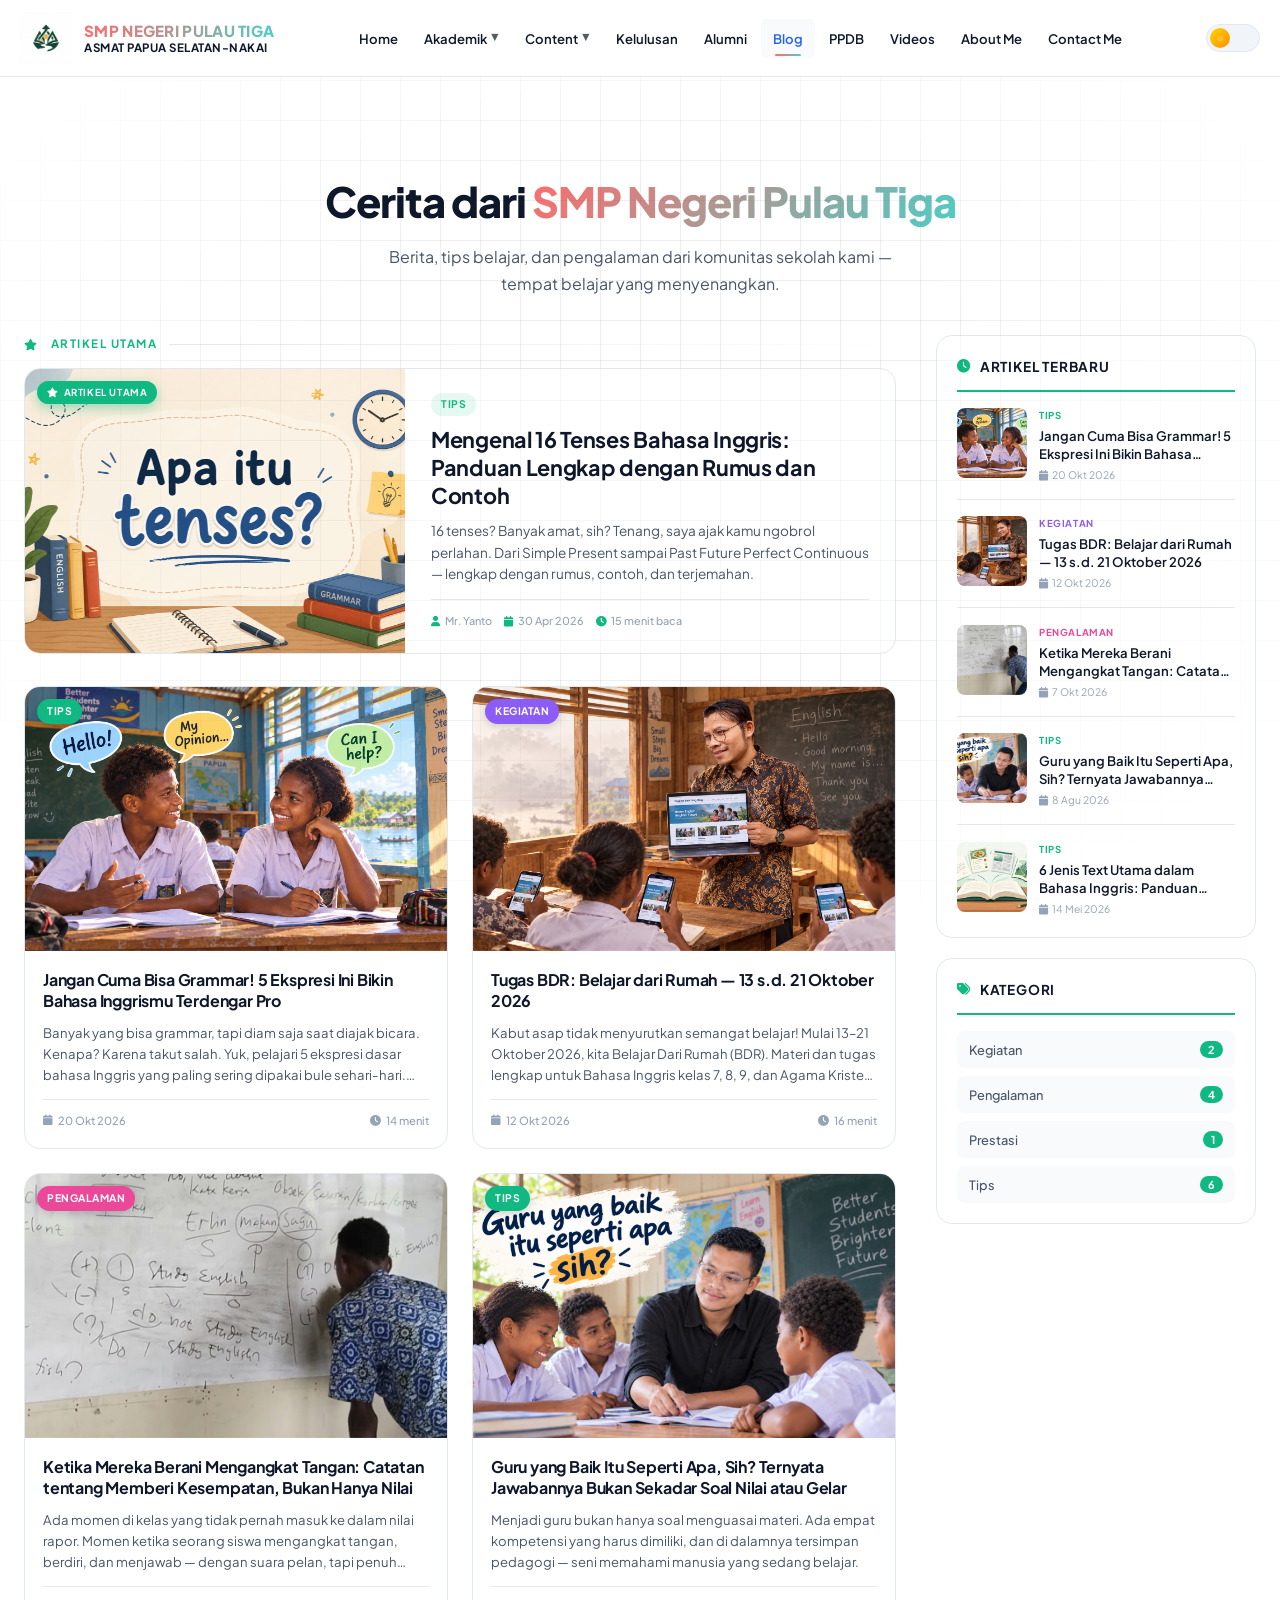
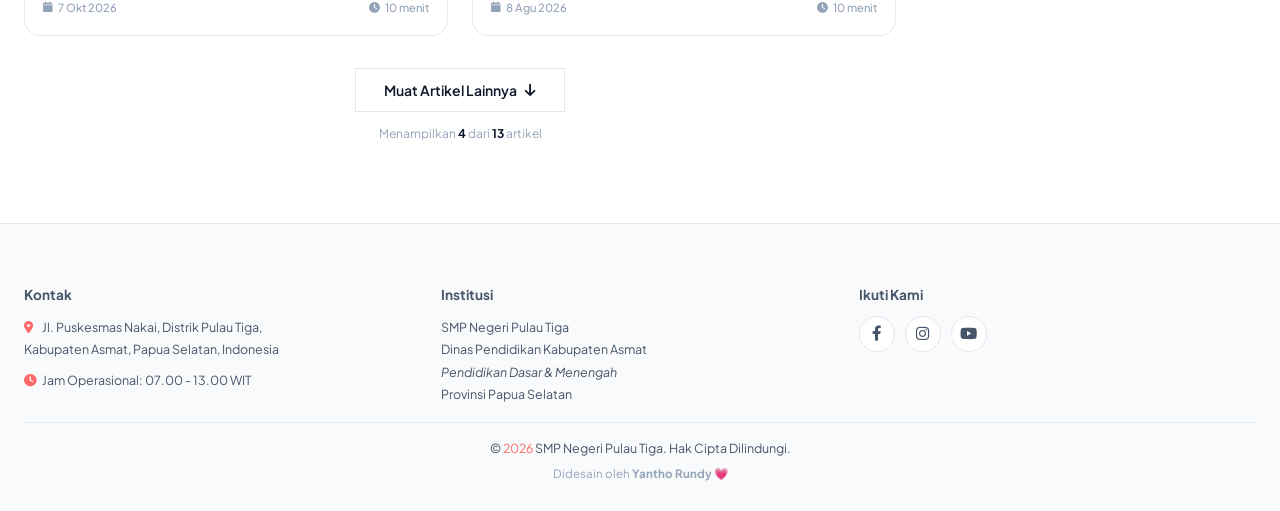
<file: blog.html>
<!DOCTYPE html>
<html lang="id" data-theme="light">

<head>
    <meta charset="UTF-8" />
    <meta name="viewport" content="width=device-width, initial-scale=1.0" />
    <title>Blog | SMP Negeri Pulau Tiga</title>
    <meta name="description"
        content="Berita, tips belajar, dan pengalaman dari SMP Negeri Pulau Tiga — tempat belajar yang menyenangkan." />
    <meta name="author" content="SMP Negeri Pulau Tiga" />
    <link rel="preconnect" href="https://fonts.googleapis.com" />
    <link rel="preconnect" href="https://fonts.gstatic.com" crossorigin />
    <link href="https://fonts.googleapis.com/css2?family=Plus+Jakarta+Sans:wght@300;400;500;600;700;800&display=swap"
        rel="stylesheet" />
    <link rel="stylesheet" href="https://cdnjs.cloudflare.com/ajax/libs/font-awesome/6.0.0-beta3/css/all.min.css" />
    <link rel="stylesheet" href="css/style.css" />

    <style>
        /* ============================================================
           HALAMAN BLOG — Layout Berita dengan Sidebar
           ============================================================ */

        :root {
            --emerald: #10b981;
            --emerald-dark: #059669;
            --emerald-soft: rgba(16, 185, 129, 0.10);
            --ease-smooth: cubic-bezier(0.4, 0, 0.2, 1);
            --ease-bounce: cubic-bezier(0.34, 1.56, 0.64, 1);
        }

        /* ---------- GARIS GRID HALUS ---------- */
        body {
            position: relative;
        }

        body::before {
            content: '';
            position: fixed;
            inset: 0;
            background-image:
                linear-gradient(to right, rgba(15, 23, 42, 0.035) 1px, transparent 1px),
                linear-gradient(to bottom, rgba(15, 23, 42, 0.035) 1px, transparent 1px);
            background-size: 40px 40px;
            pointer-events: none;
            z-index: 0;
            mask-image: radial-gradient(ellipse at center, black 40%, transparent 85%);
            -webkit-mask-image: radial-gradient(ellipse at center, black 40%, transparent 85%);
        }

        [data-theme="dark"] body::before {
            background-image:
                linear-gradient(to right, rgba(255, 255, 255, 0.03) 1px, transparent 1px),
                linear-gradient(to bottom, rgba(255, 255, 255, 0.03) 1px, transparent 1px);
        }

        .page-content,
        .navbar,
        .mobile-menu,
        footer {
            position: relative;
            z-index: 1;
        }

        /* ---------- HEADER HALAMAN ---------- */
        .blog-header {
            padding-top: 32px;
            padding-bottom: 30px;
            text-align: center;
        }

        .blog-header .section-label {
            display: inline-flex;
            align-items: center;
            gap: 8px;
            margin-bottom: 16px;
        }

        .blog-header .section-label::before,
        .blog-header .section-label::after {
            content: '';
            width: 24px;
            height: 1px;
            background: var(--border);
        }

        .blog-header .section-title {
            margin-bottom: 16px;
        }

        .blog-header .section-desc {
            margin: 0 auto;
        }

        /* ============================================================
           LAYOUT UTAMA — 2 KOLOM (Konten + Sidebar)
           ============================================================ */
        .blog-layout {
            display: grid;
            grid-template-columns: 1fr;
            gap: 32px;
            align-items: start;
            padding-top: 8px;
        }

        @media (min-width: 1024px) {
            .blog-layout {
                grid-template-columns: minmax(0, 1fr) 320px;
                gap: 40px;
            }
        }

        /* ============================================================
           KOLOM KIRI — Artikel Utama + Grid
           ============================================================ */
        .blog-main {
            min-width: 0;
        }

        /* ---------- BAGIAN ARTIKEL UTAMA ---------- */
        .featured-section {
            margin-bottom: 32px;
        }

        .featured-label {
            display: flex;
            align-items: center;
            gap: 12px;
            font-size: 0.72rem;
            font-weight: 700;
            color: var(--emerald);
            text-transform: uppercase;
            letter-spacing: 1.5px;
            margin-bottom: 14px;
        }

        .featured-label::after {
            content: '';
            flex: 1;
            height: 1px;
            background: linear-gradient(to right, var(--border), transparent);
        }

        .featured-card {
            display: grid;
            grid-template-columns: 1fr;
            background: var(--card-bg);
            border: 1px solid var(--border);
            border-radius: var(--radius);
            overflow: hidden;
            text-decoration: none;
            color: inherit;
            position: relative;

            transition:
                border-color 0.5s cubic-bezier(0.4, 0, 0.2, 1),
                box-shadow 0.5s cubic-bezier(0.4, 0, 0.2, 1),
                transform 0.5s cubic-bezier(0.34, 1.56, 0.64, 1);
            will-change: transform, box-shadow, border-color;
            transform: translateY(0);
            backface-visibility: hidden;
        }

        @media (min-width: 720px) {
            .featured-card {
                grid-template-columns: 340px 1fr;
                min-height: 260px;
            }
        }

        @media (min-width: 1024px) {
            .featured-card {
                grid-template-columns: 380px 1fr;
            }
        }

        .featured-card:hover {
            border-color: var(--emerald);
            box-shadow: 0 16px 40px rgba(16, 185, 129, 0.18);
            transform: translateY(-4px);
        }

        .featured-media {
            position: relative;
            background: var(--bg3);
            overflow: hidden;
            min-height: 220px;
            aspect-ratio: 16 / 10;
        }

        @media (min-width: 720px) {
            .featured-media {
                aspect-ratio: auto;
                height: 100%;
                min-height: 260px;
            }
        }

        .featured-media img {
            width: 100%;
            height: 100%;
            object-fit: cover;

            transition: transform 0.9s cubic-bezier(0.25, 0.46, 0.45, 0.94);
            will-change: transform;
            backface-visibility: hidden;
        }

        .featured-card:hover .featured-media img {
            transform: scale(1.06);
        }

        .featured-badge {
            position: absolute;
            top: 12px;
            left: 12px;
            display: inline-flex;
            align-items: center;
            gap: 5px;
            padding: 4px 10px;
            background: var(--emerald);
            color: #fff;
            border-radius: 99px;
            font-size: 0.6rem;
            font-weight: 700;
            letter-spacing: 0.6px;
            text-transform: uppercase;
            box-shadow: 0 4px 12px rgba(16, 185, 129, 0.4);
            z-index: 2;
        }

        .featured-body {
            padding: 20px 22px;
            display: flex;
            flex-direction: column;
            justify-content: center;
        }

        @media (min-width: 720px) {
            .featured-body {
                padding: 24px 26px;
            }
        }

        .featured-cat {
            display: inline-flex;
            align-self: flex-start;
            padding: 3px 10px;
            background: var(--emerald-soft);
            color: var(--emerald-dark);
            border-radius: 99px;
            font-size: 0.65rem;
            font-weight: 700;
            letter-spacing: 0.6px;
            text-transform: uppercase;
            margin-bottom: 10px;
        }

        .featured-title {
            font-size: clamp(1.1rem, 0.95rem + 0.6vw, 1.35rem);
            font-weight: 700;
            line-height: 1.3;
            letter-spacing: -0.3px;
            color: var(--text);
            margin-bottom: 10px;
            display: -webkit-box;
            -webkit-line-clamp: 3;
            line-clamp: 3;
            -webkit-box-orient: vertical;
            overflow: hidden;

            transition: color 0.4s cubic-bezier(0.4, 0, 0.2, 1);
        }

        .featured-card:hover .featured-title {
            color: var(--emerald-dark);
        }

        .featured-excerpt {
            font-size: 0.85rem;
            color: var(--text2);
            line-height: 1.6;
            margin-bottom: 14px;
            display: -webkit-box;
            -webkit-line-clamp: 3;
            line-clamp: 3;
            -webkit-box-orient: vertical;
            overflow: hidden;
        }

        .featured-meta {
            display: flex;
            flex-wrap: wrap;
            gap: 12px;
            font-size: 0.68rem;
            color: var(--text3);
            padding-top: 12px;
            border-top: 1px solid var(--border);
        }

        .featured-meta span {
            display: inline-flex;
            align-items: center;
            gap: 5px;
            font-weight: 500;
        }

        .featured-meta i {
            color: var(--emerald);
            font-size: 0.65rem;
        }

        /* ---------- GRID BLOG ---------- */
        .blog-grid {
            display: grid;
            grid-template-columns: 1fr;
            gap: 24px;
        }

        @media (min-width: 640px) {
            .blog-grid {
                grid-template-columns: repeat(2, 1fr);
            }
        }

        /* ---------- KARTU BLOG ---------- */
        .blog-card {
            display: flex;
            flex-direction: column;
            background: var(--card-bg);
            border: 1px solid var(--border);
            border-radius: var(--radius);
            overflow: hidden;
            text-decoration: none;
            color: inherit;
            position: relative;

            transition:
                transform 0.5s cubic-bezier(0.34, 1.56, 0.64, 1),
                box-shadow 0.5s cubic-bezier(0.4, 0, 0.2, 1),
                border-color 0.5s cubic-bezier(0.4, 0, 0.2, 1);
            will-change: transform, box-shadow, border-color;
            transform: translateY(0) scale(1);
            backface-visibility: hidden;
        }

        .blog-card:hover {
            transform: translateY(-6px) scale(1.005);
            box-shadow: 0 16px 40px rgba(15, 23, 42, 0.12);
            border-color: var(--emerald);
        }

        .blog-card-media {
            aspect-ratio: 16 / 10;
            background: var(--bg3);
            overflow: hidden;
            position: relative;
        }

        .blog-card-media img {
            width: 100%;
            height: 100%;
            object-fit: cover;
            display: block;

            transition: transform 0.8s cubic-bezier(0.25, 0.46, 0.45, 0.94);
            will-change: transform;
            backface-visibility: hidden;
        }

        .blog-card:hover .blog-card-media img {
            transform: scale(1.07);
        }

        .blog-card-cat {
            position: absolute;
            top: 12px;
            left: 12px;
            padding: 4px 10px;
            border-radius: 99px;
            font-size: 0.65rem;
            font-weight: 700;
            letter-spacing: 0.5px;
            text-transform: uppercase;
            color: #fff;
            box-shadow: 0 2px 8px rgba(15, 23, 42, 0.2);
            z-index: 2;
        }

        .blog-card-cat.berita {
            background: #3b82f6;
        }

        .blog-card-cat.acara {
            background: #f59e0b;
        }

        .blog-card-cat.prestasi {
            background: #ef4444;
        }

        .blog-card-cat.kegiatan {
            background: #8b5cf6;
        }

        .blog-card-cat.workshop {
            background: #06b6d4;
        }

        .blog-card-cat.tips {
            background: #10b981;
        }

        .blog-card-cat.pengalaman {
            background: #ec4899;
        }

        .blog-card-body {
            padding: 18px;
            display: flex;
            flex-direction: column;
            flex: 1;
        }

        .blog-card-title {
            font-size: 1rem;
            font-weight: 700;
            line-height: 1.35;
            letter-spacing: -0.2px;
            color: var(--text);
            margin-bottom: 10px;
            display: -webkit-box;
            -webkit-line-clamp: 2;
            line-clamp: 2;
            -webkit-box-orient: vertical;
            overflow: hidden;

            transition: color 0.4s cubic-bezier(0.4, 0, 0.2, 1);
        }

        .blog-card:hover .blog-card-title {
            color: var(--emerald-dark);
        }

        .blog-card-excerpt {
            font-size: 0.82rem;
            color: var(--text2);
            line-height: 1.6;
            margin-bottom: 14px;
            flex: 1;
            display: -webkit-box;
            -webkit-line-clamp: 3;
            line-clamp: 3;
            -webkit-box-orient: vertical;
            overflow: hidden;
        }

        .blog-card-footer {
            display: flex;
            align-items: center;
            justify-content: space-between;
            gap: 10px;
            padding-top: 12px;
            border-top: 1px solid var(--border);
            font-size: 0.7rem;
            color: var(--text3);
            font-weight: 500;
        }

        .blog-card-footer span {
            display: inline-flex;
            align-items: center;
            gap: 5px;
        }

        .blog-card-footer i {
            font-size: 0.68rem;
        }

        /* ============================================================
           KOLOM KANAN — SIDEBAR
           ============================================================ */
        .blog-sidebar {
            position: sticky;
            top: calc(var(--nav-h, 68px) + 24px);
            display: flex;
            flex-direction: column;
            gap: 20px;
        }

        @media (max-width: 1023px) {
            .blog-sidebar {
                position: static;
            }
        }

        .sidebar-panel {
            background: var(--card-bg);
            border: 1px solid var(--border);
            border-radius: var(--radius);
            padding: 20px;
        }

        .sidebar-title {
            display: flex;
            align-items: center;
            gap: 8px;
            font-size: 0.85rem;
            font-weight: 700;
            color: var(--text);
            margin-bottom: 16px;
            padding-bottom: 12px;
            border-bottom: 2px solid var(--emerald);
            text-transform: uppercase;
            letter-spacing: 0.8px;
        }

        .sidebar-title i {
            color: var(--emerald);
            font-size: 0.85rem;
        }

        /* ---------- ARTIKEL VERTIKAL (SIDEBAR) ---------- */
        .sidebar-articles {
            display: flex;
            flex-direction: column;
            gap: 16px;
        }

        .sidebar-article {
            display: flex;
            gap: 12px;
            padding-bottom: 16px;
            border-bottom: 1px solid var(--border);
            text-decoration: none;
            color: inherit;

            transition: transform 0.4s cubic-bezier(0.34, 1.56, 0.64, 1);
            will-change: transform;
        }

        .sidebar-article:last-child {
            border-bottom: none;
            padding-bottom: 0;
        }

        .sidebar-article:hover {
            transform: translateX(6px);
        }

        .sidebar-article-img {
            width: 70px;
            height: 70px;
            border-radius: 8px;
            overflow: hidden;
            flex-shrink: 0;
            background: var(--bg3);
            position: relative;
        }

        .sidebar-article-img img {
            width: 100%;
            height: 100%;
            object-fit: cover;

            transition: transform 0.7s cubic-bezier(0.25, 0.46, 0.45, 0.94);
            will-change: transform;
        }

        .sidebar-article:hover .sidebar-article-img img {
            transform: scale(1.1);
        }

        .sidebar-article-body {
            flex: 1;
            min-width: 0;
            display: flex;
            flex-direction: column;
            justify-content: center;
        }

        .sidebar-article-cat {
            font-size: 0.6rem;
            font-weight: 700;
            letter-spacing: 0.6px;
            text-transform: uppercase;
            color: var(--emerald);
            margin-bottom: 4px;
        }

        .sidebar-article-title {
            font-size: 0.82rem;
            font-weight: 600;
            line-height: 1.35;
            color: var(--text);
            margin-bottom: 4px;
            display: -webkit-box;
            -webkit-line-clamp: 2;
            line-clamp: 2;
            -webkit-box-orient: vertical;
            overflow: hidden;

            transition: color 0.4s cubic-bezier(0.4, 0, 0.2, 1);
        }

        .sidebar-article:hover .sidebar-article-title {
            color: var(--emerald-dark);
        }

        .sidebar-article-date {
            font-size: 0.65rem;
            color: var(--text3);
            display: inline-flex;
            align-items: center;
            gap: 4px;
        }

        /* ---------- SIDEBAR: DAFTAR KATEGORI ---------- */
        .sidebar-cats {
            display: flex;
            flex-direction: column;
            gap: 8px;
        }

        .sidebar-cat-item {
            display: flex;
            align-items: center;
            justify-content: space-between;
            padding: 10px 12px;
            background: var(--bg2);
            border-radius: 8px;
            text-decoration: none;
            color: var(--text2);
            font-size: 0.8rem;
            font-weight: 500;
            cursor: pointer;
            border: none;
            font-family: inherit;
            text-align: left;
            width: 100%;

            transition:
                background 0.4s cubic-bezier(0.4, 0, 0.2, 1),
                color 0.4s cubic-bezier(0.4, 0, 0.2, 1),
                transform 0.4s cubic-bezier(0.34, 1.56, 0.64, 1);
            will-change: transform, background, color;
        }

        .sidebar-cat-item:hover {
            background: var(--emerald-soft);
            color: var(--emerald-dark);
            transform: translateX(6px);
        }

        .sidebar-cat-item .cat-count {
            padding: 2px 8px;
            background: var(--emerald);
            color: #fff;
            border-radius: 99px;
            font-size: 0.68rem;
            font-weight: 700;
        }

        /* ---------- TOMBOL MUAT LEBIH BANYAK ---------- */
        .loadmore-wrap {
            text-align: center;
            margin-top: 32px;
        }

        .loadmore-btn {
            display: inline-flex;
            align-items: center;
            gap: 8px;
            padding: 12px 28px;
            background: var(--card-bg);
            border: 1.5px solid var(--border);
            border-radius: var(--radius-pill);
            color: var(--text);
            font-family: inherit;
            font-size: 0.875rem;
            font-weight: 600;
            cursor: pointer;

            transition:
                background 0.4s cubic-bezier(0.4, 0, 0.2, 1),
                color 0.4s cubic-bezier(0.4, 0, 0.2, 1),
                border-color 0.4s cubic-bezier(0.4, 0, 0.2, 1),
                transform 0.4s cubic-bezier(0.34, 1.56, 0.64, 1),
                box-shadow 0.4s cubic-bezier(0.4, 0, 0.2, 1);
            will-change: transform, box-shadow, background;
        }

        .loadmore-btn:hover {
            background: var(--emerald);
            color: #fff;
            border-color: var(--emerald);
            transform: translateY(-3px);
            box-shadow: 0 10px 24px rgba(16, 185, 129, 0.35);
        }

        .loadmore-btn:active {
            transform: translateY(-1px) scale(0.98);
        }

        .loadmore-btn:disabled {
            opacity: 0.5;
            cursor: not-allowed;
            transform: none;
        }

        .article-counter {
            display: block;
            margin-top: 12px;
            font-size: 0.75rem;
            color: var(--text3);
        }

        .article-counter strong {
            color: var(--text);
        }

        /* ---------- KONDISI KOSONG ---------- */
        .empty-state {
            grid-column: 1 / -1;
            text-align: center;
            padding: 80px 20px;
            background: var(--bg2);
            border-radius: var(--radius);
            border: 2px dashed var(--border);
        }

        .empty-state i {
            font-size: 3rem;
            color: var(--text3);
            margin-bottom: 16px;
            display: inline-block;
        }

        .empty-state h3 {
            font-size: 1.15rem;
            font-weight: 700;
            color: var(--text);
            margin-bottom: 8px;
        }

        .empty-state p {
            font-size: 0.875rem;
            color: var(--text2);
        }

        /* ---------- RESPONSIF ---------- */
        @media (max-width: 640px) {
            .blog-header {
                padding: 30px 0 40px;
            }

            .blog-grid {
                grid-template-columns: 1fr;
            }

            .featured-body {
                padding: 18px;
            }
        }

        /* ---------- REDUCED MOTION ---------- */
        @media (prefers-reduced-motion: reduce) {

            *,
            *::before,
            *::after {
                transition-duration: 0.01ms !important;
                animation-duration: 0.01ms !important;
                animation-iteration-count: 1 !important;
            }

            .blog-card:hover,
            .featured-card:hover {
                transform: none;
            }
        }
    </style>
</head>

<body>

    <div class="page-content">

        <!-- ============================================================
             HEADER HALAMAN
             ============================================================ -->
        <section class="blog-header">
            <div class="container">
                <h1 class="section-title">
                    Cerita dari <span class="gradient-text">SMP Negeri Pulau Tiga</span>
                </h1>
                <p class="section-desc" style="margin: 0 auto;">
                    Berita, tips belajar, dan pengalaman dari komunitas sekolah kami —
                    tempat belajar yang menyenangkan.
                </p>
            </div>
        </section>

        <!-- ============================================================
             LAYOUT (GRID + SIDEBAR)
             ============================================================ -->
        <section class="section" style="padding-top: 0;">
            <div class="container">

                <div class="blog-layout">

                    <!-- KIRI: Artikel Utama + Grid -->
                    <div class="blog-main">

                        <!-- Artikel Utama -->
                        <section class="featured-section" id="featuredSection" style="display:none;">
                            <div class="featured-label">
                                <i class="fas fa-star"></i>
                                Artikel Utama
                            </div>
                            <div id="featuredContent"></div>
                        </section>

                        <!-- Grid -->
                        <div class="blog-grid" id="blogGrid"></div>

                        <!-- Muat Lebih Banyak -->
                        <div class="loadmore-wrap" id="loadmoreWrap" style="display:none;">
                            <button class="loadmore-btn" id="loadmoreBtn" type="button">
                                <span>Muat Artikel Lainnya</span>
                                <i class="fas fa-arrow-down"></i>
                            </button>
                            <span class="article-counter" id="articleCounter"></span>
                        </div>

                    </div>

                    <!-- KANAN: Sidebar -->
                    <aside class="blog-sidebar">

                        <div class="sidebar-panel">
                            <h3 class="sidebar-title">
                                <i class="fas fa-clock"></i>
                                Artikel Terbaru
                            </h3>
                            <div class="sidebar-articles" id="sidebarArticles"></div>
                        </div>

                        <div class="sidebar-panel">
                            <h3 class="sidebar-title">
                                <i class="fas fa-tags"></i>
                                Kategori
                            </h3>
                            <div class="sidebar-cats" id="sidebarCategories"></div>
                        </div>

                    </aside>

                </div>

            </div>
        </section>

        <!-- ===== FOOTER ===== -->
        <footer style="border-top: 1px solid var(--border); background: var(--bg2);">
            <div class="container">
                <div
                    style="display: grid; grid-template-columns: repeat(auto-fit, minmax(200px, 1fr)); gap: 20px; padding: 32px 0 16px; text-align: left;">

                    <div>
                        <h4 style="font-size: 0.85rem; font-weight: 700; margin-bottom: 10px;"
                            data-i18n="footer_contact">Kontak</h4>
                        <p style="font-size: 0.78rem; color: var(--text2); line-height: 1.8; margin: 0;">
                            <i class="fas fa-map-marker-alt" style="color: var(--c1); width: 16px;"></i>
                            Jl. Puskesmas Nakai, Distrik Pulau Tiga,<br />Kabupaten Asmat, Papua Selatan, Indonesia
                        </p>
                        <p style="font-size: 0.78rem; color: var(--text2); line-height: 1.8; margin: 8px 0 0;">
                            <i class="fas fa-clock" style="color: var(--c1); width: 16px;"></i>
                            Jam Operasional: 07.00 - 13.00 WIT
                        </p>
                    </div>

                    <div>
                        <h4 style="font-size: 0.85rem; font-weight: 700; margin-bottom: 10px;"
                            data-i18n="footer_institution">Institusi</h4>
                        <p style="font-size: 0.78rem; color: var(--text2); line-height: 1.8; margin: 0;">
                            SMP Negeri Pulau Tiga<br />
                            Dinas Pendidikan Kabupaten Asmat<br />
                            <em>Pendidikan Dasar &amp; Menengah</em><br />
                            Provinsi Papua Selatan
                        </p>
                    </div>

                    <div>
                        <h4 style="font-size: 0.85rem; font-weight: 700; margin-bottom: 10px;"
                            data-i18n="footer_follow">Ikuti Kami</h4>
                        <div style="display: flex; gap: 10px; margin-top: 4px;">

                            <a href="https://www.facebook.com/yantho.rundy6" target="_blank" rel="noopener noreferrer"
                                aria-label="Facebook"
                                style="display: inline-flex; align-items: center; justify-content: center; width: 36px; height: 36px; border-radius: 50%; background: var(--card-bg); border: 1px solid var(--border); color: var(--text2); text-decoration: none; font-size: 0.95rem; transition: all .25s ease;"
                                onmouseover="this.style.background='#1877F2';this.style.color='#fff';this.style.borderColor='#1877F2';this.style.transform='translateY(-2px)';"
                                onmouseout="this.style.background='var(--card-bg)';this.style.color='var(--text2)';this.style.borderColor='var(--border)';this.style.transform='translateY(0)';">
                                <i class="fab fa-facebook-f"></i>
                            </a>

                            <a href="#" target="_blank" rel="noopener noreferrer" aria-label="Instagram"
                                style="display: inline-flex; align-items: center; justify-content: center; width: 36px; height: 36px; border-radius: 50%; background: var(--card-bg); border: 1px solid var(--border); color: var(--text2); text-decoration: none; font-size: 0.95rem; transition: all .25s ease;"
                                onmouseover="this.style.background='#E4405F';this.style.color='#fff';this.style.borderColor='#E4405F';this.style.transform='translateY(-2px)';"
                                onmouseout="this.style.background='var(--card-bg)';this.style.color='var(--text2)';this.style.borderColor='var(--border)';this.style.transform='translateY(0)';">
                                <i class="fab fa-instagram"></i>
                            </a>

                            <a href="#" target="_blank" rel="noopener noreferrer" aria-label="YouTube"
                                style="display: inline-flex; align-items: center; justify-content: center; width: 36px; height: 36px; border-radius: 50%; background: var(--card-bg); border: 1px solid var(--border); color: var(--text2); text-decoration: none; font-size: 0.95rem; transition: all .25s ease;"
                                onmouseover="this.style.background='#FF0000';this.style.color='#fff';this.style.borderColor='#FF0000';this.style.transform='translateY(-2px)';"
                                onmouseout="this.style.background='var(--card-bg)';this.style.color='var(--text2)';this.style.borderColor='var(--border)';this.style.transform='translateY(0)';">
                                <i class="fab fa-youtube"></i>
                            </a>

                        </div>
                    </div>

                </div>

                <div style="border-top: 1px solid var(--border); padding-top: 16px; text-align: center;">
                    <p style="font-size: 0.78rem; color: var(--text2); margin: 0;">
                        © <span data-year>2026</span> SMP Negeri Pulau Tiga. Hak Cipta Dilindungi.
                    </p>
                    <p style="font-size: 0.72rem; margin-top: 6px; color: var(--text3);">
                        Didesain oleh
                        <a href="https://guru-kreatif.vercel.app/" target="_blank" rel="noopener noreferrer"
                            class="footer-credit-link">
                            <strong>Yantho Rundy</strong> 💗
                        </a>
                    </p>
                </div>
            </div>
        </footer>

    </div>

    <!-- ============================================================
         SCRIPT
         ============================================================ -->
    <script src="js/blog-data.js"></script>
    <script src="js/blog-page.js"></script>
    <script src="js/main.js" defer></script>
    <script src="js/navbar.js" defer></script>

</body>

</html>
</file>
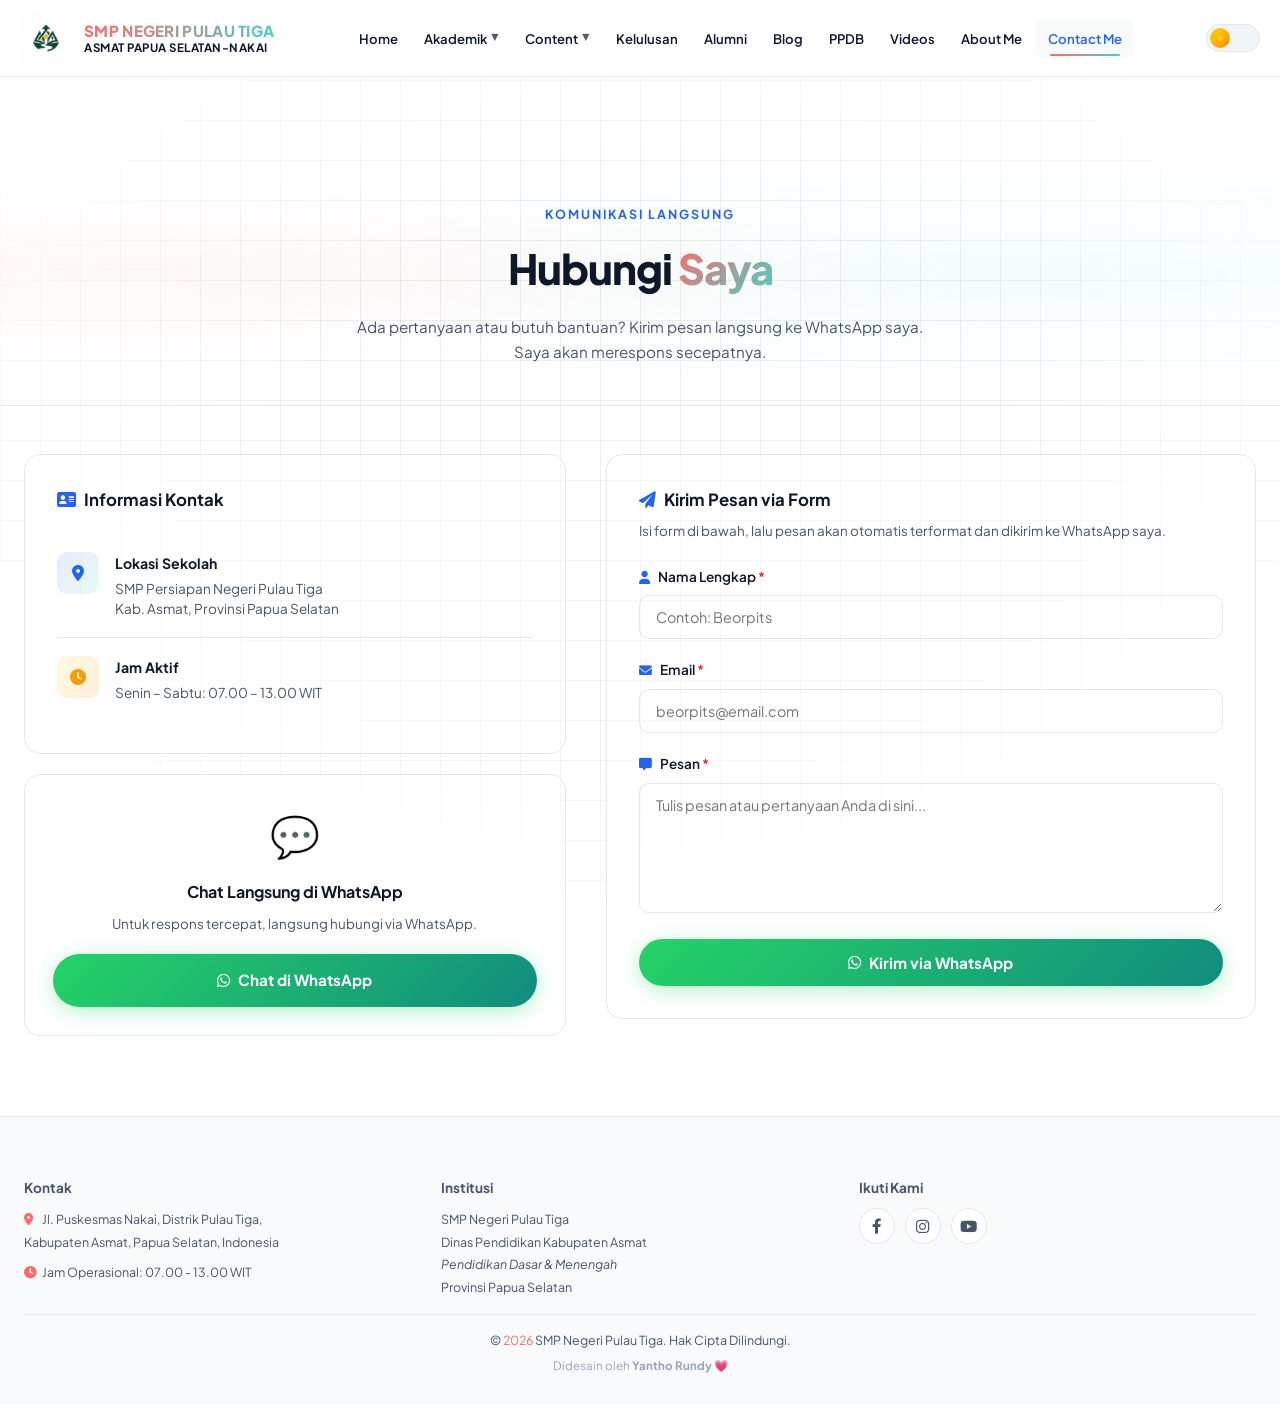
<file: contact.html>
<!DOCTYPE html>
<html lang="id" data-theme="light">

<head>
  <meta charset="UTF-8">
  <meta name="viewport" content="width=device-width, initial-scale=1.0">
  <title>Hubungi Saya | Portal SMP Persiapan Negeri Pulau Tiga</title>
  <meta name="description"
    content="Hubungi Aurelius Santotinus Agung, S.Pd. via WhatsApp untuk pertanyaan seputar dokumen guru.">
  <link rel="preconnect" href="https://fonts.googleapis.com">
  <link rel="preconnect" href="https://fonts.gstatic.com" crossorigin>
  <link href="https://fonts.googleapis.com/css2?family=Plus+Jakarta+Sans:wght@300;400;500;600;700;800&display=swap"
    rel="stylesheet">
  <link rel="stylesheet" href="https://cdnjs.cloudflare.com/ajax/libs/font-awesome/6.0.0-beta3/css/all.min.css">
  <link rel="stylesheet" href="css/style.css">
</head>

<body>

  <!-- NAVBAR -->
  <nav class="navbar">
    <div class="container">
      <div class="nav-inner">
        <a href="index.html" class="logo">
          <div class="logo-icon">SMP</div>
          <div class="logo-text">
            <span class="logo-title">Persiapan Negeri</span>
            <span class="logo-sub">Pulau Tiga • Nakai</span>
          </div>
        </a>
        <ul class="nav-links">
          <li><a href="index.html">Home</a></li>
          <li><a href="documents.html">Documents</a></li>
          <li><a href="gallery.html">Gallery</a></li>
          <li><a href="grades.html">Students Grades</a></li>
          <li><a href="exam.html">Ujian</a></li>
          <li><a href="rapor.html">Rapor</a></li>
          <li><a href="blog.html">Blog</a></li>
          <li><a href="about.html">About Me</a></li>
          <li><a href="https://mryanto96.github.io/ATTENDANCE-SYSTEM/" target="_blank">Absensi</a></li>
          <li><a href="contact.html">Contact Me</a></li>
        </ul>
        <div class="nav-right">
          <button class="dark-toggle" aria-label="Toggle dark mode" id="darkToggleBtn">
            <div class="dark-toggle-ball">☀️</div>
          </button>
          <button class="hamburger" aria-label="Menu">
            <span></span><span></span><span></span>
          </button>
        </div>
      </div>
    </div>
  </nav>
  <div class="mobile-menu" id="mobileMenu">
    <a href="index.html">Home</a>
    <a href="documents.html">Documents</a>
    <a href="gallery.html">Gallery</a>
    <a href="grades.html">Students Grades</a>
    <a href="exam.html">Ujian</a>
    <a href="rapor.html">Rapor</a>
    <a href="blog.html">Blog</a>
    <a href="about.html">About Me</a>
    <a href="https://mryanto96.github.io/ATTENDANCE-SYSTEM/" target="_blank">Absensi</a>
    <a href="contact.html">Contact Me</a>
  </div>



  <div class="page-content">

    <!-- PAGE HEADER -->
    <div class="page-header">
      <div class="page-header-bg"></div>
      <div class="container">
        <div class="fade-up" style="text-align:center;max-width:600px;margin:0 auto;">
          <p class="section-label">Komunikasi Langsung</p>
          <h1 style="font-size:clamp(1.8rem,4vw,2.6rem);font-weight:800;letter-spacing:-1px;margin-bottom:12px;">
            Hubungi <span class="gradient-text">Saya</span>
          </h1>
          <p style="color:var(--text2);font-size:0.95rem;line-height:1.7;">
            Ada pertanyaan atau butuh bantuan? Kirim pesan langsung ke WhatsApp saya. Saya akan merespons secepatnya.
          </p>
        </div>
      </div>
    </div>

    <!-- CONTACT GRID -->
    <div class="container" style="padding-bottom:80px;">
      <div class="contact-grid fade-up">

        <!-- LEFT: Contact Info -->
        <div>
          <div class="contact-info-box" style="margin-bottom:20px;">
            <h2 style="font-size:1.05rem;font-weight:700;margin-bottom:20px;display:flex;align-items:center;gap:8px;">
              <i class="fas fa-address-card" style="color:var(--accent);"></i>
              Informasi Kontak
            </h2>

            <div class="contact-item">
              <div class="contact-icon ci-loc">
                <i class="fas fa-map-marker-alt"></i>
              </div>
              <div class="contact-detail">
                <h4>Lokasi Sekolah</h4>
                <p>SMP Persiapan Negeri Pulau Tiga<br>Kab. Asmat, Provinsi Papua Selatan</p>
              </div>
            </div>

            <div class="contact-item">
              <div class="contact-icon ci-time">
                <i class="fas fa-clock"></i>
              </div>
              <div class="contact-detail">
                <h4>Jam Aktif</h4>
                <p>Senin – Sabtu: 07.00 – 13.00 WIT</p>
              </div>
            </div>
          </div>

          <!-- Quick WA Button -->
          <div class="contact-info-box" style="text-align:center;padding:28px;">
            <div style="font-size:2.5rem;margin-bottom:12px;">💬</div>
            <h3 style="font-weight:700;font-size:1rem;margin-bottom:8px;">Chat Langsung di WhatsApp</h3>
            <p style="font-size:0.84rem;color:var(--text2);margin-bottom:20px;line-height:1.6;">
              Untuk respons tercepat, langsung hubungi via WhatsApp.
            </p>
            <a href="https://wa.me/6282254730476?text=Halo%20Pak%20Aurelius%2C%20saya%20ingin%20menanyakan%20tentang%20dokumen..."
              target="_blank" class="btn btn-wa">
              <i class="fab fa-whatsapp"></i>
              Chat di WhatsApp
            </a>
          </div>
        </div>

        <!-- RIGHT: Form -->
        <div class="contact-form-box fade-up">
          <h2 style="font-size:1.05rem;font-weight:700;margin-bottom:6px;display:flex;align-items:center;gap:8px;">
            <i class="fas fa-paper-plane" style="color:var(--accent);"></i>
            Kirim Pesan via Form
          </h2>
          <p style="font-size:0.84rem;color:var(--text2);margin-bottom:24px;line-height:1.6;">
            Isi form di bawah, lalu pesan akan otomatis terformat dan dikirim ke WhatsApp saya.
          </p>

          <form id="contactForm">
            <div class="form-group">
              <label for="name">
                <i class="fas fa-user" style="margin-right:6px;color:var(--accent);font-size:0.8rem;"></i>
                Nama Lengkap <span style="color:#d93025;">*</span>
              </label>
              <input type="text" id="name" name="name" placeholder="Contoh: Beorpits" required>
            </div>

            <div class="form-group">
              <label for="email">
                <i class="fas fa-envelope" style="margin-right:6px;color:var(--accent);font-size:0.8rem;"></i>
                Email <span style="color:#d93025;">*</span>
              </label>
              <input type="email" id="email" name="email" placeholder="beorpits@email.com" required>
            </div>

            <div class="form-group">
              <label for="message">
                <i class="fas fa-message" style="margin-right:6px;color:var(--accent);font-size:0.8rem;"></i>
                Pesan <span style="color:#d93025;">*</span>
              </label>
              <textarea id="message" name="message" rows="5" placeholder="Tulis pesan atau pertanyaan Anda di sini..."
                required></textarea>
            </div>

            <button type="submit" class="btn btn-wa" style="font-size:0.95rem;">
              <i class="fab fa-whatsapp"></i>
              Kirim via WhatsApp
            </button>
          </form>
        </div>

      </div>
    </div>

  </div>
  <!-- ===== FOOTER ===== -->
  <footer style="border-top: 1px solid var(--border); background: var(--bg2);">
    <div class="container">
      <div
        style="display: grid; grid-template-columns: repeat(auto-fit, minmax(200px, 1fr)); gap: 20px; padding: 32px 0 16px; text-align: left;">

        <div>
          <h4 style="font-size: 0.85rem; font-weight: 700; margin-bottom: 10px;" data-i18n="footer_contact">
            Kontak</h4>
          <p style="font-size: 0.78rem; color: var(--text2); line-height: 1.8; margin: 0;">
            <i class="fas fa-map-marker-alt" style="color: var(--c1); width: 16px;"></i>
            Jl. Puskesmas Nakai, Distrik Pulau Tiga,<br />Kabupaten Asmat, Papua Selatan, Indonesia
          </p>
          <p style="font-size: 0.78rem; color: var(--text2); line-height: 1.8; margin: 8px 0 0;">
            <i class="fas fa-clock" style="color: var(--c1); width: 16px;"></i>
            Jam Operasional: 07.00 - 13.00 WIT
          </p>
        </div>

        <!-- <div>
                          <h4 style="font-size: 0.85rem; font-weight: 700; margin-bottom: 10px;" data-i18n="footer_phone">
                              Telepon / WhatsApp</h4>
                          <p style="font-size: 0.78rem; color: var(--text2); line-height: 1.8; margin: 0;">
                              <i class="fab fa-whatsapp" style="color: var(--c1); width: 16px;"></i>
                              Tata Usaha: 08218887004
                          </p>
                          <p style="font-size: 0.78rem; color: var(--text2); line-height: 1.8; margin: 4px 0 0;">
                              <i class="fab fa-whatsapp" style="color: var(--c1); width: 16px;"></i>
                              Kesiswaan: 085691296762
                          </p>
                      </div> -->

        <div>
          <h4 style="font-size: 0.85rem; font-weight: 700; margin-bottom: 10px;" data-i18n="footer_institution">
            Institusi</h4>
          <p style="font-size: 0.78rem; color: var(--text2); line-height: 1.8; margin: 0;">
            SMP Negeri Pulau Tiga<br />
            Dinas Pendidikan Kabupaten Asmat<br />
            <em>Pendidikan Dasar &amp; Menengah</em><br />
            Provinsi Papua Selatan
          </p>
        </div>

        <div>
          <h4 style="font-size: 0.85rem; font-weight: 700; margin-bottom: 10px;" data-i18n="footer_follow">Ikuti
            Kami</h4>
          <div style="display: flex; gap: 10px; margin-top: 4px;">

            <a href="https://www.facebook.com/yantho.rundy6" target="_blank" rel="noopener noreferrer" aria-label="Facebook"
              style="display: inline-flex; align-items: center; justify-content: center; width: 36px; height: 36px; border-radius: 50%; background: var(--card-bg); border: 1px solid var(--border); color: var(--text2); text-decoration: none; font-size: 0.95rem; transition: all .25s ease;"
              onmouseover="this.style.background='#1877F2';this.style.color='#fff';this.style.borderColor='#1877F2';this.style.transform='translateY(-2px)';"
              onmouseout="this.style.background='var(--card-bg)';this.style.color='var(--text2)';this.style.borderColor='var(--border)';this.style.transform='translateY(0)';">
              <i class="fab fa-facebook-f"></i>
            </a>

            <a href="#" target="_blank" rel="noopener noreferrer" aria-label="Instagram"
              style="display: inline-flex; align-items: center; justify-content: center; width: 36px; height: 36px; border-radius: 50%; background: var(--card-bg); border: 1px solid var(--border); color: var(--text2); text-decoration: none; font-size: 0.95rem; transition: all .25s ease;"
              onmouseover="this.style.background='#E4405F';this.style.color='#fff';this.style.borderColor='#E4405F';this.style.transform='translateY(-2px)';"
              onmouseout="this.style.background='var(--card-bg)';this.style.color='var(--text2)';this.style.borderColor='var(--border)';this.style.transform='translateY(0)';">
              <i class="fab fa-instagram"></i>
            </a>

            <a href="#" target="_blank" rel="noopener noreferrer" aria-label="YouTube"
              style="display: inline-flex; align-items: center; justify-content: center; width: 36px; height: 36px; border-radius: 50%; background: var(--card-bg); border: 1px solid var(--border); color: var(--text2); text-decoration: none; font-size: 0.95rem; transition: all .25s ease;"
              onmouseover="this.style.background='#FF0000';this.style.color='#fff';this.style.borderColor='#FF0000';this.style.transform='translateY(-2px)';"
              onmouseout="this.style.background='var(--card-bg)';this.style.color='var(--text2)';this.style.borderColor='var(--border)';this.style.transform='translateY(0)';">
              <i class="fab fa-youtube"></i>
            </a>

          </div>
        </div>

      </div>

      <div style="border-top: 1px solid var(--border); padding-top: 16px; text-align: center;">
        <p style="font-size: 0.78rem; color: var(--text2); margin: 0;">
          © <span data-year>2026</span> SMP Negeri Pulau Tiga. Hak Cipta Dilindungi.
        </p>
        <p style="font-size: 0.72rem; margin-top: 6px; color: var(--text3);">
          Didesain oleh
          <a href="https://guru-kreatif.vercel.app/" target="_blank" rel="noopener noreferrer"
            class="footer-credit-link">
            <strong>Yantho Rundy</strong> 💗
          </a>
        </p>
      </div>
    </div>
  </footer>
  <script src="js/main.js"></script>
  <script src="js/navbar.js"></script>
</body>

</html>
</file>
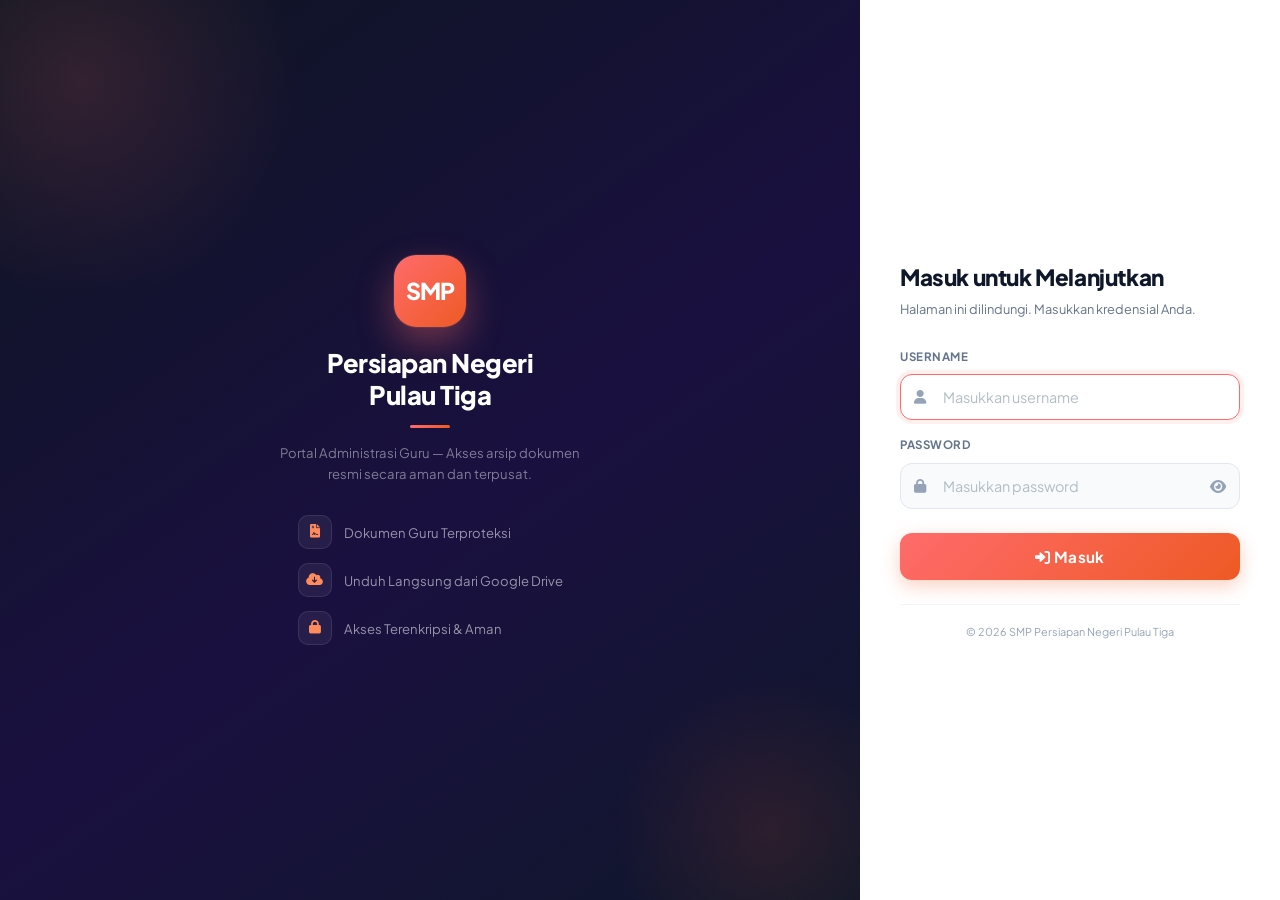
<file: documents.html>
<!DOCTYPE html>
<html lang="id" data-theme="light">

<head>
  <meta charset="UTF-8">
  <meta name="viewport" content="width=device-width, initial-scale=1.0">
  <title>Arsip Dokumen | Portal SMP Persiapan Negeri Pulau Tiga</title>
  <meta name="description" content="Unduh dokumen guru: ijazah SD, SMP, SMA, S1, dan SK Dinas dari Google Drive.">
  <link rel="preconnect" href="https://fonts.googleapis.com">
  <link rel="preconnect" href="https://fonts.gstatic.com" crossorigin>
  <link href="https://fonts.googleapis.com/css2?family=Plus+Jakarta+Sans:wght@300;400;500;600;700;800&display=swap"
    rel="stylesheet">
  <link rel="stylesheet" href="https://cdnjs.cloudflare.com/ajax/libs/font-awesome/6.0.0-beta3/css/all.min.css">
  <link rel="stylesheet" href="css/style.css">
  <style>
    /* ===== LOGIN GATE — SPLIT DESKTOP / FULL MOBILE ===== */
    #loginGate {
      position: fixed;
      inset: 0;
      z-index: 99999;
      display: flex;
      align-items: stretch;
    }

    #loginGate.hidden {
      display: none;
    }

    /* Panel kiri: branding */
    .login-left {
      flex: 1;
      min-width: 0;
      background: linear-gradient(145deg, #0d1521 0%, #1a1040 55%, #0f172a 100%);
      display: flex;
      flex-direction: column;
      align-items: center;
      justify-content: center;
      padding: 48px 40px;
      position: relative;
      overflow: hidden;
    }

    .login-left::before {
      content: '';
      position: absolute;
      width: 480px;
      height: 480px;
      background: radial-gradient(circle, rgba(255, 107, 107, 0.15) 0%, transparent 65%);
      top: -160px;
      left: -160px;
      border-radius: 50%;
      animation: blobDrift 9s ease-in-out infinite alternate;
      pointer-events: none;
    }

    .login-left::after {
      content: '';
      position: absolute;
      width: 340px;
      height: 340px;
      background: radial-gradient(circle, rgba(238, 90, 36, 0.12) 0%, transparent 65%);
      bottom: -100px;
      right: -80px;
      border-radius: 50%;
      animation: blobDrift 11s ease-in-out infinite alternate-reverse;
      pointer-events: none;
    }

    @keyframes blobDrift {
      from {
        transform: translate(0, 0) scale(1);
      }

      to {
        transform: translate(28px, 22px) scale(1.1);
      }
    }

    .login-brand {
      position: relative;
      z-index: 1;
      text-align: center;
      max-width: 320px;
    }

    .login-logo-icon {
      width: 72px;
      height: 72px;
      background: linear-gradient(135deg, #ff6b6b, #ee5a24);
      border-radius: 22px;
      display: flex;
      align-items: center;
      justify-content: center;
      font-size: 1.45rem;
      font-weight: 800;
      color: white;
      margin: 0 auto 20px;
      letter-spacing: -1px;
      box-shadow: 0 16px 36px rgba(255, 107, 107, 0.38), 0 0 0 1px rgba(255, 255, 255, 0.07);
    }

    .login-brand h2 {
      color: white;
      font-size: clamp(1.2rem, 2vw, 1.65rem);
      font-weight: 800;
      letter-spacing: -0.5px;
      line-height: 1.25;
      margin-bottom: 10px;
    }

    .login-brand-divider {
      width: 40px;
      height: 3px;
      background: linear-gradient(90deg, #ff6b6b, #ee5a24);
      border-radius: 99px;
      margin: 14px auto;
    }

    .login-brand p {
      color: rgba(255, 255, 255, 0.45);
      font-size: 0.82rem;
      line-height: 1.65;
    }

    .login-features {
      list-style: none;
      margin-top: 30px;
      display: flex;
      flex-direction: column;
      gap: 14px;
      text-align: left;
      position: relative;
      z-index: 1;
    }

    .login-features li {
      display: flex;
      align-items: center;
      gap: 12px;
      color: rgba(255, 255, 255, 0.55);
      font-size: 0.82rem;
    }

    .login-features li .fi {
      width: 34px;
      height: 34px;
      border-radius: 10px;
      flex-shrink: 0;
      background: rgba(255, 255, 255, 0.06);
      border: 1px solid rgba(255, 255, 255, 0.09);
      display: flex;
      align-items: center;
      justify-content: center;
      color: #ff8a5c;
      font-size: 0.85rem;
    }

    /* Panel kanan: form */
    .login-right {
      width: 420px;
      flex-shrink: 0;
      background: #ffffff;
      display: flex;
      flex-direction: column;
      align-items: center;
      justify-content: center;
      padding: 48px 40px;
      overflow-y: auto;
    }

    .login-box {
      width: 100%;
      max-width: 340px;
    }

    /* top brand — hanya tampil di mobile */
    .login-mobile-brand {
      display: none;
      align-items: center;
      gap: 14px;
      margin-bottom: 28px;
      padding-bottom: 22px;
      border-bottom: 1px solid #f1f5f9;
    }

    .login-mobile-brand .m-logo {
      width: 48px;
      height: 48px;
      border-radius: 14px;
      flex-shrink: 0;
      background: linear-gradient(135deg, #ff6b6b, #ee5a24);
      display: flex;
      align-items: center;
      justify-content: center;
      font-size: 0.82rem;
      font-weight: 800;
      color: white;
      box-shadow: 0 8px 18px rgba(255, 107, 107, 0.3);
    }

    .login-mobile-brand .m-text h3 {
      font-size: 0.92rem;
      font-weight: 800;
      color: #0f172a;
      letter-spacing: -0.3px;
    }

    .login-mobile-brand .m-text p {
      font-size: 0.72rem;
      color: #64748b;
      margin-top: 2px;
    }

    .login-logo {
      text-align: left;
      margin-bottom: 28px;
    }

    .login-logo h2 {
      color: #0f172a;
      font-size: 1.4rem;
      font-weight: 800;
      margin: 0 0 4px;
      letter-spacing: -0.4px;
    }

    .login-logo p {
      color: #64748b;
      font-size: 0.8rem;
      margin: 0;
      line-height: 1.55;
    }

    .login-title {
      color: #0f172a;
      font-size: 1.25rem;
      font-weight: 700;
      margin-bottom: 6px;
    }

    .login-subtitle {
      color: #64748b;
      font-size: 0.82rem;
      margin-bottom: 28px;
      line-height: 1.5;
    }

    .login-field {
      margin-bottom: 16px;
    }

    .login-field label {
      display: block;
      font-size: 0.72rem;
      font-weight: 700;
      color: #64748b;
      margin-bottom: 8px;
      letter-spacing: 0.5px;
      text-transform: uppercase;
    }

    .login-input-wrap {
      position: relative;
    }

    .login-input-wrap i.field-icon {
      position: absolute;
      left: 14px;
      top: 50%;
      transform: translateY(-50%);
      color: #94a3b8;
      font-size: 0.88rem;
      pointer-events: none;
    }

    .login-field input {
      width: 100%;
      padding: 13px 42px;
      border-radius: 12px;
      border: 1.5px solid #e2e8f0;
      background: #f8fafc;
      color: #0f172a;
      font-family: 'Plus Jakarta Sans', sans-serif;
      font-size: 0.9rem;
      transition: all 0.25s;
      box-sizing: border-box;
    }

    .login-field input::placeholder {
      color: #b0bec5;
    }

    .login-field input:focus {
      outline: none;
      border-color: #ff6b6b;
      background: #fff;
      box-shadow: 0 0 0 4px rgba(255, 107, 107, 0.1);
    }

    .login-field input.error {
      border-color: #ef4444;
      animation: shake 0.35s ease;
    }

    @keyframes shake {

      0%,
      100% {
        transform: translateX(0);
      }

      20% {
        transform: translateX(-6px);
      }

      40% {
        transform: translateX(6px);
      }

      60% {
        transform: translateX(-4px);
      }

      80% {
        transform: translateX(4px);
      }
    }

    .toggle-pw {
      position: absolute;
      right: 14px;
      top: 50%;
      transform: translateY(-50%);
      color: #94a3b8;
      cursor: pointer;
      font-size: 0.9rem;
      transition: color 0.2s;
      background: none;
      border: none;
      padding: 0;
    }

    .toggle-pw:hover {
      color: #64748b;
    }

    .login-error {
      display: none;
      background: #fef2f2;
      border: 1px solid #fecaca;
      border-radius: 10px;
      padding: 10px 14px;
      color: #dc2626;
      font-size: 0.8rem;
      margin-bottom: 16px;
      text-align: center;
    }

    .login-error.show {
      display: block;
    }

    .login-attempts {
      font-size: 0.75rem;
      color: #f97316;
      font-weight: 600;
      text-align: center;
      margin-bottom: 16px;
      display: none;
    }

    .login-attempts.show {
      display: block;
    }

    .btn-login {
      width: 100%;
      padding: 14px;
      background: linear-gradient(135deg, #ff6b6b, #ee5a24);
      color: white;
      border: none;
      border-radius: 12px;
      font-family: 'Plus Jakarta Sans', sans-serif;
      font-size: 0.95rem;
      font-weight: 700;
      cursor: pointer;
      transition: all 0.25s;
      margin-top: 8px;
      letter-spacing: 0.3px;
      box-shadow: 0 6px 18px rgba(238, 90, 36, 0.28);
    }

    .btn-login:hover:not(:disabled) {
      transform: translateY(-2px);
      box-shadow: 0 10px 24px rgba(255, 107, 107, 0.42);
    }

    .btn-login:disabled {
      opacity: 0.5;
      cursor: not-allowed;
      transform: none;
    }

    .login-footer {
      text-align: center;
      margin-top: 24px;
      font-size: 0.68rem;
      color: #94a3b8;
      border-top: 1px solid #f1f5f9;
      padding-top: 18px;
    }

    .lockout-msg {
      display: none;
      text-align: center;
      background: #fff7ed;
      border: 1px solid #fed7aa;
      border-radius: 10px;
      padding: 10px 14px;
      color: #c2410c;
      font-size: 0.8rem;
      margin-top: 12px;
    }

    .lockout-msg.show {
      display: block;
    }

    /* ── RESPONSIVE ── */
    @media (max-width: 820px) {
      .login-left {
        display: none;
      }

      .login-right {
        width: 100%;
        background: linear-gradient(145deg, #0d1521, #1a1040);
        padding: 36px 24px;
      }

      .login-box {
        max-width: 400px;
      }

      /* mobile brand header */
      .login-mobile-brand {
        display: flex !important;
      }

      .login-mobile-brand .m-text h3 {
        color: #fff;
      }

      .login-mobile-brand .m-text p {
        color: rgba(255, 255, 255, 0.45);
      }

      .login-mobile-brand {
        border-bottom-color: rgba(255, 255, 255, 0.08);
      }

      /* recolor form elements for dark bg */
      .login-logo h2 {
        color: #fff;
      }

      .login-logo p {
        color: rgba(255, 255, 255, 0.45);
      }

      .login-title {
        color: #fff;
      }

      .login-subtitle {
        color: rgba(255, 255, 255, 0.45);
      }

      .login-field label {
        color: rgba(255, 255, 255, 0.55);
      }

      .login-field input {
        background: rgba(255, 255, 255, 0.07);
        border-color: rgba(255, 255, 255, 0.12);
        color: #fff;
      }

      .login-field input::placeholder {
        color: rgba(255, 255, 255, 0.25);
      }

      .login-field input:focus {
        background: rgba(255, 255, 255, 0.1);
        border-color: #ff6b6b;
        box-shadow: 0 0 0 4px rgba(255, 107, 107, 0.18);
      }

      .login-input-wrap i.field-icon {
        color: rgba(255, 255, 255, 0.3);
      }

      .toggle-pw {
        color: rgba(255, 255, 255, 0.3);
      }

      .toggle-pw:hover {
        color: rgba(255, 255, 255, 0.65);
      }

      .login-error {
        background: rgba(239, 68, 68, 0.15);
        border-color: rgba(239, 68, 68, 0.3);
        color: #fca5a5;
      }

      .lockout-msg {
        background: rgba(249, 115, 22, 0.15);
        border-color: rgba(249, 115, 22, 0.3);
        color: #fdba74;
      }

      .login-footer {
        color: rgba(255, 255, 255, 0.22);
        border-top-color: rgba(255, 255, 255, 0.07);
      }
    }

    /* ===== END LOGIN GATE ===== */

    /* Logout button in navbar area */
    #logoutBtn {
      display: none;
      position: fixed;
      bottom: 24px;
      right: 24px;
      z-index: 9998;
      padding: 10px 20px;
      background: rgba(239, 68, 68, 0.9);
      color: white;
      border: none;
      border-radius: 99px;
      font-family: 'Plus Jakarta Sans', sans-serif;
      font-size: 0.82rem;
      font-weight: 600;
      cursor: pointer;
      backdrop-filter: blur(8px);
      box-shadow: 0 4px 16px rgba(0, 0, 0, 0.3);
      transition: all 0.2s;
      gap: 6px;
      align-items: center;
    }

    #logoutBtn:hover {
      background: #dc2626;
      transform: translateY(-2px);
    }

    /* Hide page content until logged in */
    #pageContent {
      display: none;
    }

    #pageContent.visible {
      display: block;
    }

    /* Filter buttons */
    .filter-buttons {
      display: flex;
      flex-wrap: wrap;
      gap: 10px;
      margin-bottom: 30px;
      justify-content: center;
    }

    .filter-btn {
      padding: 8px 18px;
      border-radius: 99px;
      background: var(--bg3);
      border: 1px solid var(--border);
      color: var(--text2);
      font-size: 0.85rem;
      font-weight: 600;
      cursor: pointer;
      transition: all 0.3s ease;
      display: inline-flex;
      align-items: center;
      gap: 6px;
    }

    .filter-btn i {
      font-size: 0.9rem;
    }

    .filter-btn.active {
      background: linear-gradient(135deg, var(--c1), var(--c2));
      color: white;
      border-color: transparent;
    }

    .filter-btn:hover:not(.active) {
      background: var(--bg2);
      transform: translateY(-2px);
    }

    .file-badge {
      display: inline-flex;
      align-items: center;
      gap: 4px;
      padding: 3px 8px;
      border-radius: 99px;
      font-size: 0.65rem;
      font-weight: 600;
      margin-top: 8px;
    }

    .file-badge.pdf {
      background: rgba(217, 48, 37, 0.15);
      color: #d93025;
    }

    .file-badge.excel {
      background: rgba(33, 115, 70, 0.15);
      color: #217346;
    }

    .file-badge.word {
      background: rgba(43, 87, 154, 0.15);
      color: #2b579a;
    }

    .file-size {
      font-size: 0.7rem;
      color: var(--text3);
      margin-top: 6px;
      display: flex;
      align-items: center;
      gap: 4px;
    }

    .btn-disabled {
      background: var(--bg3);
      color: var(--text3);
      cursor: not-allowed;
      opacity: 0.6;
    }

    .btn-disabled:hover {
      transform: none;
      box-shadow: none;
    }
  </style>
</head>

<body>

  <!-- ===== LOGIN GATE ===== -->
  <div id="loginGate">

    <!-- Kiri: Branding -->
    <div class="login-left">
      <div class="login-brand">
        <div class="login-logo-icon">SMP</div>
        <h2>Persiapan Negeri<br>Pulau Tiga</h2>
        <div class="login-brand-divider"></div>
        <p>Portal Administrasi Guru — Akses arsip dokumen resmi secara aman dan terpusat.</p>
      </div>
      <ul class="login-features">
        <li>
          <div class="fi"><i class="fas fa-file-contract"></i></div> Dokumen Guru Terproteksi
        </li>
        <li>
          <div class="fi"><i class="fas fa-cloud-arrow-down"></i></div> Unduh Langsung dari Google Drive
        </li>
        <li>
          <div class="fi"><i class="fas fa-lock"></i></div> Akses Terenkripsi &amp; Aman
        </li>
      </ul>
    </div>

    <!-- Kanan: Form -->
    <div class="login-right">
      <div class="login-box">

        <!-- Mini brand — hanya muncul di mobile -->
        <div class="login-mobile-brand">
          <div class="m-logo">SMP</div>
          <div class="m-text">
            <h3>Persiapan Negeri Pulau Tiga</h3>
            <p>Portal Administrasi Guru</p>
          </div>
        </div>

        <div class="login-logo">
          <h2>Masuk untuk Melanjutkan</h2>
          <p>Halaman ini dilindungi. Masukkan kredensial Anda.</p>
        </div>

        <div class="login-error" id="loginError">
          <i class="fas fa-exclamation-circle"></i> Username atau password salah.
        </div>

        <div class="login-attempts show" id="loginAttempts"></div>

        <div class="login-field">
          <label>Username</label>
          <div class="login-input-wrap">
            <i class="fas fa-user field-icon"></i>
            <input type="text" id="loginUsername" placeholder="Masukkan username" autocomplete="username">
          </div>
        </div>

        <div class="login-field">
          <label>Password</label>
          <div class="login-input-wrap">
            <i class="fas fa-lock field-icon"></i>
            <input type="password" id="loginPassword" placeholder="Masukkan password" autocomplete="current-password">
            <button class="toggle-pw" id="togglePw" type="button" tabindex="-1">
              <i class="fas fa-eye" id="eyeIcon"></i>
            </button>
          </div>
        </div>

        <div class="lockout-msg" id="lockoutMsg">
          <i class="fas fa-lock"></i> Terlalu banyak percobaan. Tunggu <span id="lockoutTimer">30</span> detik.
        </div>

        <button class="btn-login" id="loginBtn">
          <i class="fas fa-sign-in-alt"></i> Masuk
        </button>

        <div class="login-footer">
          © 2026 SMP Persiapan Negeri Pulau Tiga
        </div>
      </div>
    </div>

  </div>
  <!-- ===== END LOGIN GATE ===== -->

  <!-- ===== LOGOUT BUTTON (tampil setelah login) ===== -->
  <button id="logoutBtn" onclick="doLogout()">
    <i class="fas fa-sign-out-alt"></i> Keluar
  </button>

  <!-- ===== PAGE CONTENT (tersembunyi sampai login) ===== -->
  <div id="pageContent">

    <!-- NAVBAR -->
    <nav class="navbar">
      <div class="container">
        <div class="nav-inner">
          <a href="index.html" class="logo">
            <div class="logo-icon">SMP</div>
            <div class="logo-text">
              <span class="logo-title">Persiapan Negeri</span>
              <span class="logo-sub">Pulau Tiga • Nakai</span>
            </div>
          </a>
          <ul class="nav-links">
            <li><a href="index.html">Home</a></li>
            <li><a href="documents.html">Documents</a></li>
            <li><a href="gallery.html">Gallery</a></li>
            <li><a href="grades.html">Students Grades</a></li>
            <li><a href="exam.html">Ujian</a></li>
            <li><a href="rapor.html">Rapor</a></li>
            <li><a href="blog.html">Blog</a></li>
            <li><a href="about.html">About Me</a></li>
            <li><a href="https://mryanto96.github.io/ATTENDANCE-SYSTEM/" target="_blank">Absensi</a></li>
            <li><a href="contact.html">Contact Me</a></li>
          </ul>
          <div class="nav-right">
            <button class="dark-toggle" aria-label="Toggle dark mode" id="darkToggleBtn">
              <div class="dark-toggle-ball">☀️</div>
            </button>
            <button class="hamburger" aria-label="Menu">
              <span></span><span></span><span></span>
            </button>
          </div>
        </div>
      </div>
    </nav>
    <div class="mobile-menu" id="mobileMenu">
      <a href="index.html">Home</a>
      <a href="documents.html">Documents</a>
      <a href="gallery.html">Gallery</a>
      <a href="grades.html">Students Grades</a>
      <a href="exam.html">Ujian</a>
      <a href="rapor.html">Rapor</a>
      <a href="blog.html">Blog</a>
      <a href="about.html">About Me</a>
      <a href="https://mryanto96.github.io/ATTENDANCE-SYSTEM/" target="_blank">Absensi</a>
      <a href="contact.html">Contact Me</a>
    </div>


    <div class="page-content">

      <!-- PAGE HEADER -->
      <div class="page-header">
        <div class="page-header-bg"></div>
        <div class="container">
          <div class="fade-up"
            style="display:flex;align-items:center;justify-content:space-between;flex-wrap:wrap;gap:20px;">
            <div>
              <p class="section-label">Portal Administrasi Guru</p>
              <h1 style="font-size:clamp(1.8rem,4vw,2.6rem);font-weight:800;letter-spacing:-1px;margin-bottom:10px;">
                Arsip <span class="gradient-text">Dokumen Guru</span>
              </h1>
              <p style="color:var(--text2);font-size:0.95rem;max-width:520px;line-height:1.7;">
                Klik tombol download pada setiap file untuk mengunduh langsung dari Google Drive.
                Tersedia format PDF, Excel, dan Word.
              </p>
            </div>
            <div class="view-toggle">
              <button class="view-btn active" id="gridBtn">
                <i class="fas fa-th-large" style="margin-right:6px;"></i>Grid
              </button>
              <button class="view-btn" id="tableBtn">
                <i class="fas fa-list" style="margin-right:6px;"></i>Tabel
              </button>
            </div>
          </div>
        </div>
      </div>

      <!-- FILTER -->
      <div class="container">
        <div class="filter-buttons fade-up">
          <button class="filter-btn active" data-filter="all"><i class="fas fa-folder-open"></i> Semua</button>
          <button class="filter-btn" data-filter="pdf"><i class="fas fa-file-pdf"></i> PDF</button>
          <button class="filter-btn" data-filter="excel"><i class="fas fa-file-excel"></i> Excel</button>
          <button class="filter-btn" data-filter="word"><i class="fas fa-file-word"></i> Word</button>
        </div>
      </div>

      <!-- DOKUMEN -->
      <div class="container" style="padding-bottom:80px;">

        <!-- GRID VIEW -->
        <div class="doc-grid" id="gridView" style="margin-bottom:48px;">

          <div class="doc-card fade-up" data-file-type="pdf">
            <div class="doc-thumb"><i class="fas fa-file-pdf" style="color:#d93025;"></i></div>
            <div class="doc-body">
              <div class="doc-name">Ijazah Sarjana (S1)</div>
              <div class="doc-desc">Ijazah Sarjana Pendidikan Bahasa Inggris</div>
              <span class="file-badge pdf"><i class="fas fa-file-pdf"></i> PDF</span>
              <div class="file-size"><i class="fas fa-database"></i> ~2.5 MB</div>
              <a href="https://drive.google.com/uc?export=download&id=1kQxhubOSgE9pZeAB9QtHHHojbgsGh0kB" target="_blank"
                class="btn btn-download" style="width:100%;justify-content:center;margin-top:12px;">
                <i class="fas fa-download"></i> Download
              </a>
            </div>
          </div>

          <div class="doc-card fade-up" data-file-type="pdf">
            <div class="doc-thumb"><i class="fas fa-file-pdf" style="color:#d93025;"></i></div>
            <div class="doc-body">
              <div class="doc-name">Ijazah SMA</div>
              <div class="doc-desc">Ijazah Sekolah Menengah Atas</div>
              <span class="file-badge pdf"><i class="fas fa-file-pdf"></i> PDF</span>
              <div class="file-size"><i class="fas fa-database"></i> ~1.8 MB</div>
              <a href="https://drive.google.com/uc?export=download&id=1irCfRd6JHdLPsjBxyOzjcqokTXgOGAtb" target="_blank"
                class="btn btn-download" style="width:100%;justify-content:center;margin-top:12px;">
                <i class="fas fa-download"></i> Download
              </a>
            </div>
          </div>

          <div class="doc-card fade-up" data-file-type="pdf">
            <div class="doc-thumb"><i class="fas fa-file-pdf" style="color:#d93025;"></i></div>
            <div class="doc-body">
              <div class="doc-name">Ijazah SMP</div>
              <div class="doc-desc">Ijazah Sekolah Menengah Pertama</div>
              <span class="file-badge pdf"><i class="fas fa-file-pdf"></i> PDF</span>
              <div class="file-size"><i class="fas fa-database"></i> ~1.5 MB</div>
              <a href="https://drive.google.com/uc?export=download&id=1m6bhWIYA3X7st0P-k4SoFKmagq0d98h7" target="_blank"
                class="btn btn-download" style="width:100%;justify-content:center;margin-top:12px;">
                <i class="fas fa-download"></i> Download
              </a>
            </div>
          </div>

          <div class="doc-card fade-up" data-file-type="pdf">
            <div class="doc-thumb"><i class="fas fa-file-pdf" style="color:#d93025;"></i></div>
            <div class="doc-body">
              <div class="doc-name">Ijazah SD</div>
              <div class="doc-desc">Ijazah Sekolah Dasar</div>
              <span class="file-badge pdf"><i class="fas fa-file-pdf"></i> PDF</span>
              <div class="file-size"><i class="fas fa-database"></i> ~1.2 MB</div>
              <a href="https://drive.google.com/uc?export=download&id=1lpWM0bd8CqH1utpGSHhE2GEEQtGNMNmd" target="_blank"
                class="btn btn-download" style="width:100%;justify-content:center;margin-top:12px;">
                <i class="fas fa-download"></i> Download
              </a>
            </div>
          </div>

          <div class="doc-card fade-up" data-file-type="pdf">
            <div class="doc-thumb"><i class="fas fa-file-pdf" style="color:#d93025;"></i></div>
            <div class="doc-body">
              <div class="doc-name">SK Dinas & SK Pembagian Tugas</div>
              <div class="doc-desc">Surat Keputusan Dinas Pendidikan dan Pembagian Tugas Mengajar</div>
              <span class="file-badge pdf"><i class="fas fa-file-pdf"></i> PDF</span>
              <div class="file-size"><i class="fas fa-database"></i> ~3.2 MB</div>
              <a href="https://drive.google.com/uc?export=download&id=1IVrOtRUw2TAWYRkyuuUAR2iAUw91JDBo" target="_blank"
                class="btn btn-download" style="width:100%;justify-content:center;margin-top:12px;">
                <i class="fas fa-download"></i> Download
              </a>
            </div>
          </div>

          <div class="doc-card fade-up" data-file-type="excel">
            <div class="doc-thumb"><i class="fas fa-file-excel" style="color:#217346;"></i></div>
            <div class="doc-body">
              <div class="doc-name">Rekap Nilai Siswa</div>
              <div class="doc-desc">Rekapitulasi nilai siswa semester ganjil 2025/2026</div>
              <span class="file-badge excel"><i class="fas fa-file-excel"></i> Excel</span>
              <div class="file-size"><i class="fas fa-database"></i> ~0.8 MB</div>
              <a href="#" class="btn btn-disabled" style="width:100%;justify-content:center;margin-top:12px;">
                <i class="fas fa-download"></i> Belum Tersedia
              </a>
            </div>
          </div>

          <div class="doc-card fade-up" data-file-type="word">
            <div class="doc-thumb"><i class="fas fa-file-word" style="color:#2b579a;"></i></div>
            <div class="doc-body">
              <div class="doc-name">Proposal Program Kerja</div>
              <div class="doc-desc">Proposal program kerja tahun ajaran 2025/2026</div>
              <span class="file-badge word"><i class="fas fa-file-word"></i> Word</span>
              <div class="file-size"><i class="fas fa-database"></i> ~1.1 MB</div>
              <a href="#" class="btn btn-disabled" style="width:100%;justify-content:center;margin-top:12px;">
                <i class="fas fa-download"></i> Belum Tersedia
              </a>
            </div>
          </div>

        </div>

        <!-- TABLE VIEW -->
        <div id="tableView" style="display:none;margin-bottom:48px;">
          <h3 style="font-size:1rem;font-weight:700;margin-bottom:16px;display:flex;align-items:center;gap:8px;">
            <i class="fas fa-list" style="color:var(--accent);"></i> Daftar Lengkap Dokumen
          </h3>
          <div class="doc-table-wrap fade-up">
            <table class="doc-table">
              <thead>
                <tr>
                  <th>No</th>
                  <th>Nama Dokumen</th>
                  <th>Tipe</th>
                  <th>Deskripsi</th>
                  <th>Ukuran</th>
                  <th>Aksi</th>
                </tr>
              </thead>
              <tbody id="tableBody"></tbody>
            </table>
          </div>
        </div>

        <!-- INFO PANELS -->
        <div class="info-panel fade-up">
          <div class="info-box">
            <h3><i class="fas fa-circle-info" style="color:var(--accent);"></i> Petunjuk Download</h3>
            <ul class="step-list">
              <li>
                <div class="step-num">1</div>
                <div>Filter file berdasarkan jenis (PDF/Excel/Word) jika perlu.</div>
              </li>
              <li>
                <div class="step-num">2</div>
                <div>Pilih dokumen yang ingin diunduh.</div>
              </li>
              <li>
                <div class="step-num">3</div>
                <div>Klik tombol <strong>"Download"</strong> berwarna merah.</div>
              </li>
              <li>
                <div class="step-num">4</div>
                <div>File akan otomatis terunduh ke folder <em>Downloads</em>.</div>
              </li>
            </ul>
            <div
              style="margin-top:16px;padding:12px 16px;background:var(--bg3);border-radius:var(--radius-sm);font-size:0.82rem;color:var(--text2);">
              <i class="fas fa-shield-alt" style="color:var(--accent);margin-right:6px;"></i>
              File PDF aktif. File Excel & Word akan segera tersedia.
            </div>
          </div>

          <div class="info-box total-box">
            <div style="margin-bottom:8px;">
              <i class="fas fa-folder-open"
                style="font-size:2rem;color:var(--accent);margin-bottom:12px;display:block;"></i>
              <div
                style="font-size:0.82rem;font-weight:600;color:var(--text2);text-transform:uppercase;letter-spacing:1px;margin-bottom:4px;">
                Total Dokumen</div>
            </div>
            <div class="total-num" id="totalDocs">7</div>
            <div style="font-size:0.85rem;color:var(--text2);margin-top:12px;">5 PDF Aktif + 2 Segera</div>
            <div class="divider" style="margin:16px 0;"></div>
            <div style="display:flex;flex-direction:column;gap:8px;text-align:left;">
              <div style="display:flex;align-items:center;gap:8px;font-size:0.82rem;color:var(--text2);">
                <i class="fas fa-check-circle" style="color:#10b981;"></i> 4 Ijazah (SD, SMP, SMA, S1)
              </div>
              <div style="display:flex;align-items:center;gap:8px;font-size:0.82rem;color:var(--text2);">
                <i class="fas fa-check-circle" style="color:#10b981;"></i> 1 SK Dinas & Pembagian Tugas
              </div>
              <div style="display:flex;align-items:center;gap:8px;font-size:0.82rem;color:var(--text2);">
                <i class="fas fa-clock" style="color:#f59e0b;"></i> 2 File (Excel & Word) segera menyusul
              </div>
            </div>
            <div style="margin-top:20px;">
              <a href="contact.html" class="btn btn-outline"
                style="width:100%;justify-content:center;font-size:0.85rem;padding:10px 16px;">
                <i class="fab fa-whatsapp" style="color:#25D366;"></i> Ada Pertanyaan?
              </a>
            </div>
          </div>
        </div>

      </div>
    </div>

  </div><!-- end #pageContent -->

  <!-- MODAL ERROR -->
  <div id="errorModal" class="modal">
    <div class="modal-card">
      <div class="modal-icon"><i class="fas fa-exclamation-triangle"></i></div>
      <h3>File Belum Tersedia</h3>
      <p>Maaf, file yang Anda cari belum tersedia saat ini. File sedang dalam proses persiapan dan akan segera diunggah.
      </p>
      <div class="modal-buttons">
        <a href="contact.html" class="modal-btn modal-btn-primary"><i class="fab fa-whatsapp"></i> Hubungi Pengelola</a>
        <button class="modal-btn modal-btn-secondary" id="closeModalBtn"><i class="fas fa-times"></i> Tutup</button>
      </div>
    </div>
  </div>
  <!-- ===== FOOTER ===== -->
  <footer style="border-top: 1px solid var(--border); background: var(--bg2);">
    <div class="container">
      <div
        style="display: grid; grid-template-columns: repeat(auto-fit, minmax(200px, 1fr)); gap: 20px; padding: 32px 0 16px; text-align: left;">

        <div>
          <h4 style="font-size: 0.85rem; font-weight: 700; margin-bottom: 10px;" data-i18n="footer_contact">
            Kontak</h4>
          <p style="font-size: 0.78rem; color: var(--text2); line-height: 1.8; margin: 0;">
            <i class="fas fa-map-marker-alt" style="color: var(--c1); width: 16px;"></i>
            Jl. Puskesmas Nakai, Distrik Pulau Tiga,<br />Kabupaten Asmat, Papua Selatan, Indonesia
          </p>
          <p style="font-size: 0.78rem; color: var(--text2); line-height: 1.8; margin: 8px 0 0;">
            <i class="fas fa-clock" style="color: var(--c1); width: 16px;"></i>
            Jam Operasional: 07.00 - 13.00 WIT
          </p>
        </div>

        <!-- <div>
                          <h4 style="font-size: 0.85rem; font-weight: 700; margin-bottom: 10px;" data-i18n="footer_phone">
                              Telepon / WhatsApp</h4>
                          <p style="font-size: 0.78rem; color: var(--text2); line-height: 1.8; margin: 0;">
                              <i class="fab fa-whatsapp" style="color: var(--c1); width: 16px;"></i>
                              Tata Usaha: 08218887004
                          </p>
                          <p style="font-size: 0.78rem; color: var(--text2); line-height: 1.8; margin: 4px 0 0;">
                              <i class="fab fa-whatsapp" style="color: var(--c1); width: 16px;"></i>
                              Kesiswaan: 085691296762
                          </p>
                      </div> -->

        <div>
          <h4 style="font-size: 0.85rem; font-weight: 700; margin-bottom: 10px;" data-i18n="footer_institution">
            Institusi</h4>
          <p style="font-size: 0.78rem; color: var(--text2); line-height: 1.8; margin: 0;">
            SMP Negeri Pulau Tiga<br />
            Dinas Pendidikan Kabupaten Asmat<br />
            <em>Pendidikan Dasar &amp; Menengah</em><br />
            Provinsi Papua Selatan
          </p>
        </div>

        <div>
          <h4 style="font-size: 0.85rem; font-weight: 700; margin-bottom: 10px;" data-i18n="footer_follow">Ikuti
            Kami</h4>
          <div style="display: flex; gap: 10px; margin-top: 4px;">

            <a href="https://www.facebook.com/yantho.rundy6" target="_blank" rel="noopener noreferrer" aria-label="Facebook"
              style="display: inline-flex; align-items: center; justify-content: center; width: 36px; height: 36px; border-radius: 50%; background: var(--card-bg); border: 1px solid var(--border); color: var(--text2); text-decoration: none; font-size: 0.95rem; transition: all .25s ease;"
              onmouseover="this.style.background='#1877F2';this.style.color='#fff';this.style.borderColor='#1877F2';this.style.transform='translateY(-2px)';"
              onmouseout="this.style.background='var(--card-bg)';this.style.color='var(--text2)';this.style.borderColor='var(--border)';this.style.transform='translateY(0)';">
              <i class="fab fa-facebook-f"></i>
            </a>

            <a href="#" target="_blank" rel="noopener noreferrer" aria-label="Instagram"
              style="display: inline-flex; align-items: center; justify-content: center; width: 36px; height: 36px; border-radius: 50%; background: var(--card-bg); border: 1px solid var(--border); color: var(--text2); text-decoration: none; font-size: 0.95rem; transition: all .25s ease;"
              onmouseover="this.style.background='#E4405F';this.style.color='#fff';this.style.borderColor='#E4405F';this.style.transform='translateY(-2px)';"
              onmouseout="this.style.background='var(--card-bg)';this.style.color='var(--text2)';this.style.borderColor='var(--border)';this.style.transform='translateY(0)';">
              <i class="fab fa-instagram"></i>
            </a>

            <a href="#" target="_blank" rel="noopener noreferrer" aria-label="YouTube"
              style="display: inline-flex; align-items: center; justify-content: center; width: 36px; height: 36px; border-radius: 50%; background: var(--card-bg); border: 1px solid var(--border); color: var(--text2); text-decoration: none; font-size: 0.95rem; transition: all .25s ease;"
              onmouseover="this.style.background='#FF0000';this.style.color='#fff';this.style.borderColor='#FF0000';this.style.transform='translateY(-2px)';"
              onmouseout="this.style.background='var(--card-bg)';this.style.color='var(--text2)';this.style.borderColor='var(--border)';this.style.transform='translateY(0)';">
              <i class="fab fa-youtube"></i>
            </a>

          </div>
        </div>

      </div>

      <div style="border-top: 1px solid var(--border); padding-top: 16px; text-align: center;">
        <p style="font-size: 0.78rem; color: var(--text2); margin: 0;">
          © <span data-year>2026</span> SMP Negeri Pulau Tiga. Hak Cipta Dilindungi.
        </p>
        <p style="font-size: 0.72rem; margin-top: 6px; color: var(--text3);">
          Didesain oleh
          <a href="https://guru-kreatif.vercel.app/" target="_blank" rel="noopener noreferrer"
            class="footer-credit-link">
            <strong>Yantho Rundy</strong> 💗
          </a>
        </p>
      </div>
    </div>
  </footer>
  <script src="js/main.js"></script>
  <script src="js/navbar.js"></script>

  <script>
    const _a = btoa('Mryanto96');
    const _b = btoa('@Nakai2026');

    const SESSION_KEY = 'doc_auth_v1';
    const MAX_ATTEMPTS = 5;
    const LOCKOUT_SECONDS = 30;

    let failedAttempts = 0;
    let lockedUntil = 0;

    function checkSession() {
      return sessionStorage.getItem(SESSION_KEY) === '1';
    }

    function setSession() {
      sessionStorage.setItem(SESSION_KEY, '1');
    }

    function clearSession() {
      sessionStorage.removeItem(SESSION_KEY);
    }

    function showContent() {
      document.getElementById('loginGate').classList.add('hidden');
      document.getElementById('pageContent').classList.add('visible');
      document.getElementById('logoutBtn').style.display = 'flex';
    }

    function showLoginGate() {
      document.getElementById('loginGate').classList.remove('hidden');
      document.getElementById('pageContent').classList.remove('visible');
      document.getElementById('logoutBtn').style.display = 'none';
    }

    function doLogout() {
      clearSession();
      showLoginGate();
      document.getElementById('loginUsername').value = '';
      document.getElementById('loginPassword').value = '';
      document.getElementById('loginError').classList.remove('show');
    }

    function updateAttemptsMsg() {
      const el = document.getElementById('loginAttempts');
      const left = MAX_ATTEMPTS - failedAttempts;
      if (failedAttempts > 0 && failedAttempts < MAX_ATTEMPTS) {
        el.classList.add('show');
        el.textContent = `Percobaan tersisa: ${left}`;
      } else {
        el.classList.remove('show');
      }
    }

    function startLockout() {
      lockedUntil = Date.now() + LOCKOUT_SECONDS * 1000;
      const btn = document.getElementById('loginBtn');
      const lockMsg = document.getElementById('lockoutMsg');
      const timerEl = document.getElementById('lockoutTimer');
      btn.disabled = true;
      lockMsg.classList.add('show');

      const interval = setInterval(() => {
        const remaining = Math.ceil((lockedUntil - Date.now()) / 1000);
        if (remaining <= 0) {
          clearInterval(interval);
          btn.disabled = false;
          lockMsg.classList.remove('show');
          failedAttempts = 0;
          updateAttemptsMsg();
        } else {
          timerEl.textContent = remaining;
        }
      }, 500);
    }

    function doLogin() {
      if (Date.now() < lockedUntil) return;

      const uInput = document.getElementById('loginUsername').value.trim();
      const pInput = document.getElementById('loginPassword').value;
      const errEl = document.getElementById('loginError');
      const uField = document.getElementById('loginUsername');
      const pField = document.getElementById('loginPassword');

      if (btoa(uInput) === _a && btoa(pInput) === _b) {
        failedAttempts = 0;
        errEl.classList.remove('show');
        setSession();
        showContent();
      } else {
        failedAttempts++;
        errEl.classList.add('show');

        uField.classList.remove('error'); pField.classList.remove('error');
        void uField.offsetWidth;
        uField.classList.add('error'); pField.classList.add('error');
        setTimeout(() => { uField.classList.remove('error'); pField.classList.remove('error'); }, 400);

        updateAttemptsMsg();

        if (failedAttempts >= MAX_ATTEMPTS) {
          startLockout();
        }
      }
    }

    document.getElementById('togglePw').addEventListener('click', () => {
      const input = document.getElementById('loginPassword');
      const icon = document.getElementById('eyeIcon');
      const isHidden = input.type === 'password';
      input.type = isHidden ? 'text' : 'password';
      icon.className = isHidden ? 'fas fa-eye-slash' : 'fas fa-eye';
    });

    ['loginUsername', 'loginPassword'].forEach(id => {
      document.getElementById(id).addEventListener('keydown', e => {
        if (e.key === 'Enter') doLogin();
      });
    });

    document.getElementById('loginBtn').addEventListener('click', doLogin);

    if (checkSession()) {
      showContent();
    } else {
      showLoginGate();
      setTimeout(() => document.getElementById('loginUsername').focus(), 100);
    }
  </script>

</body>

</html>
</file>
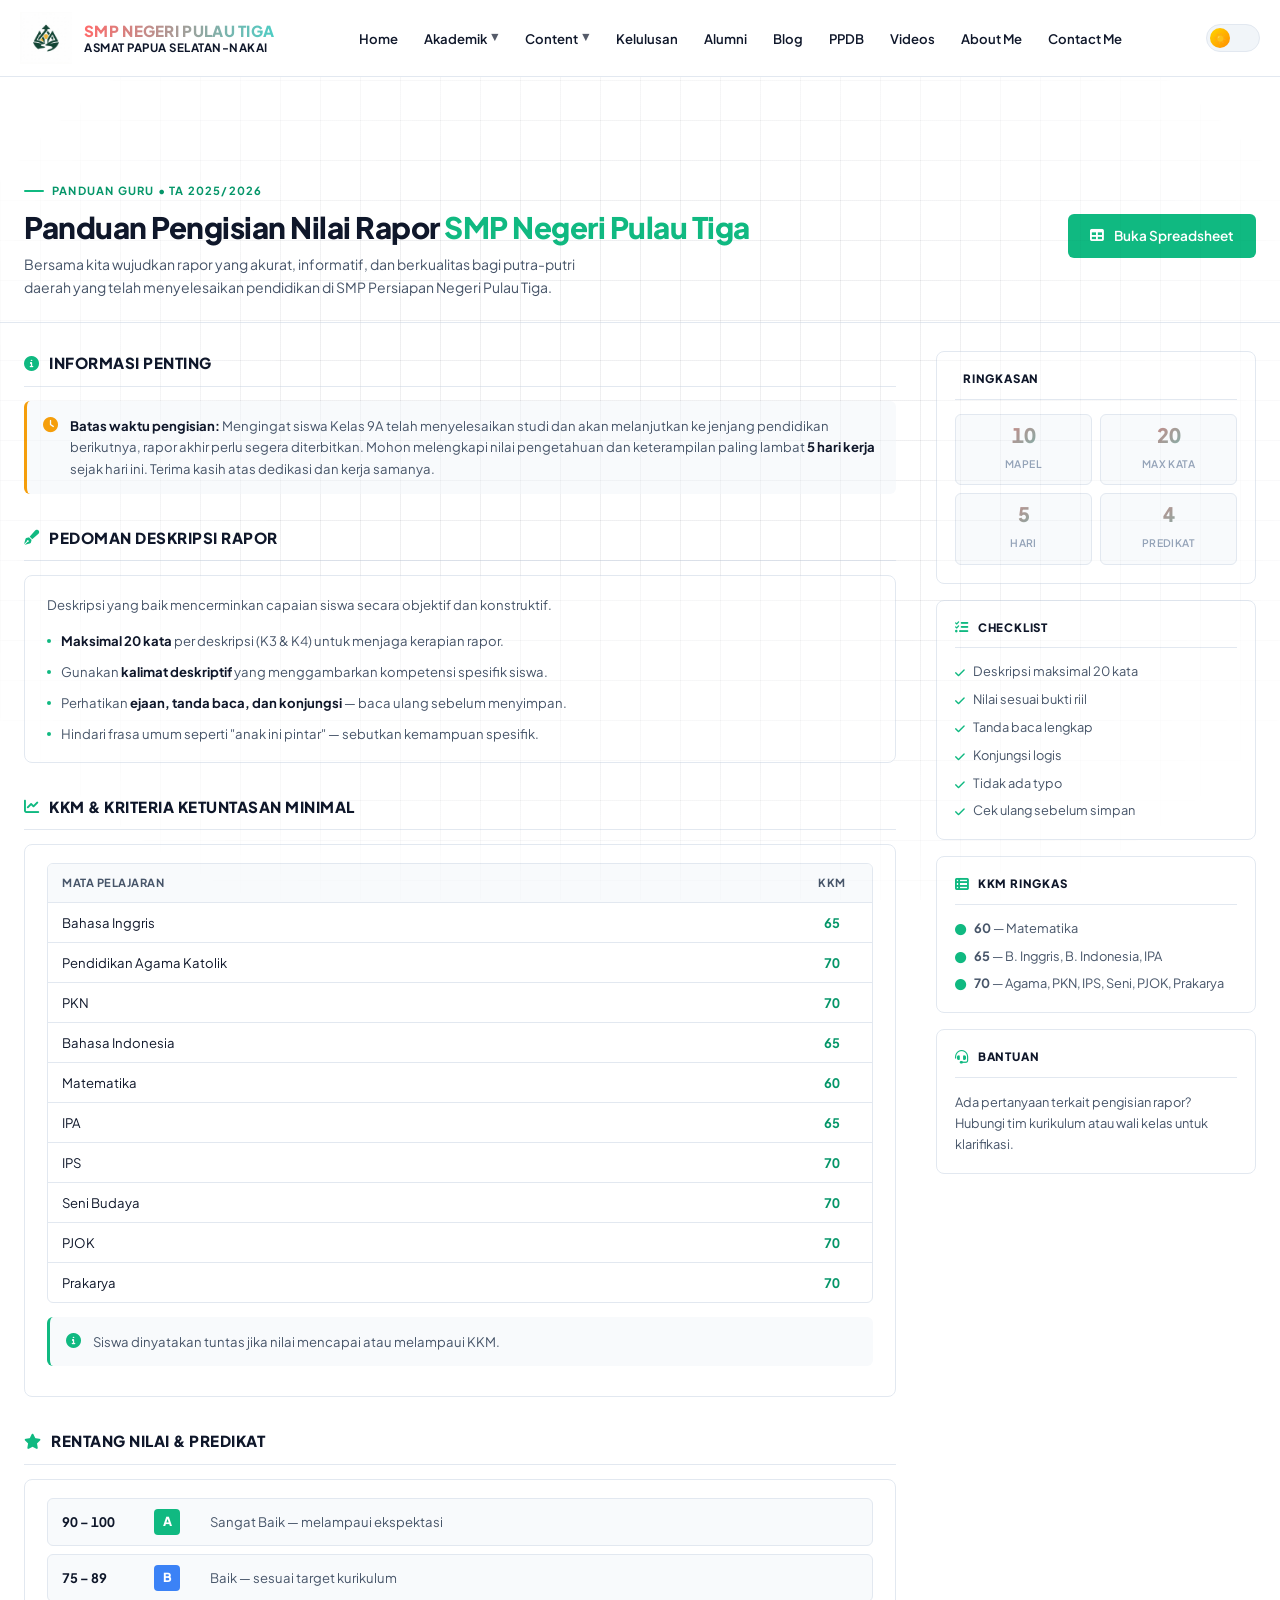
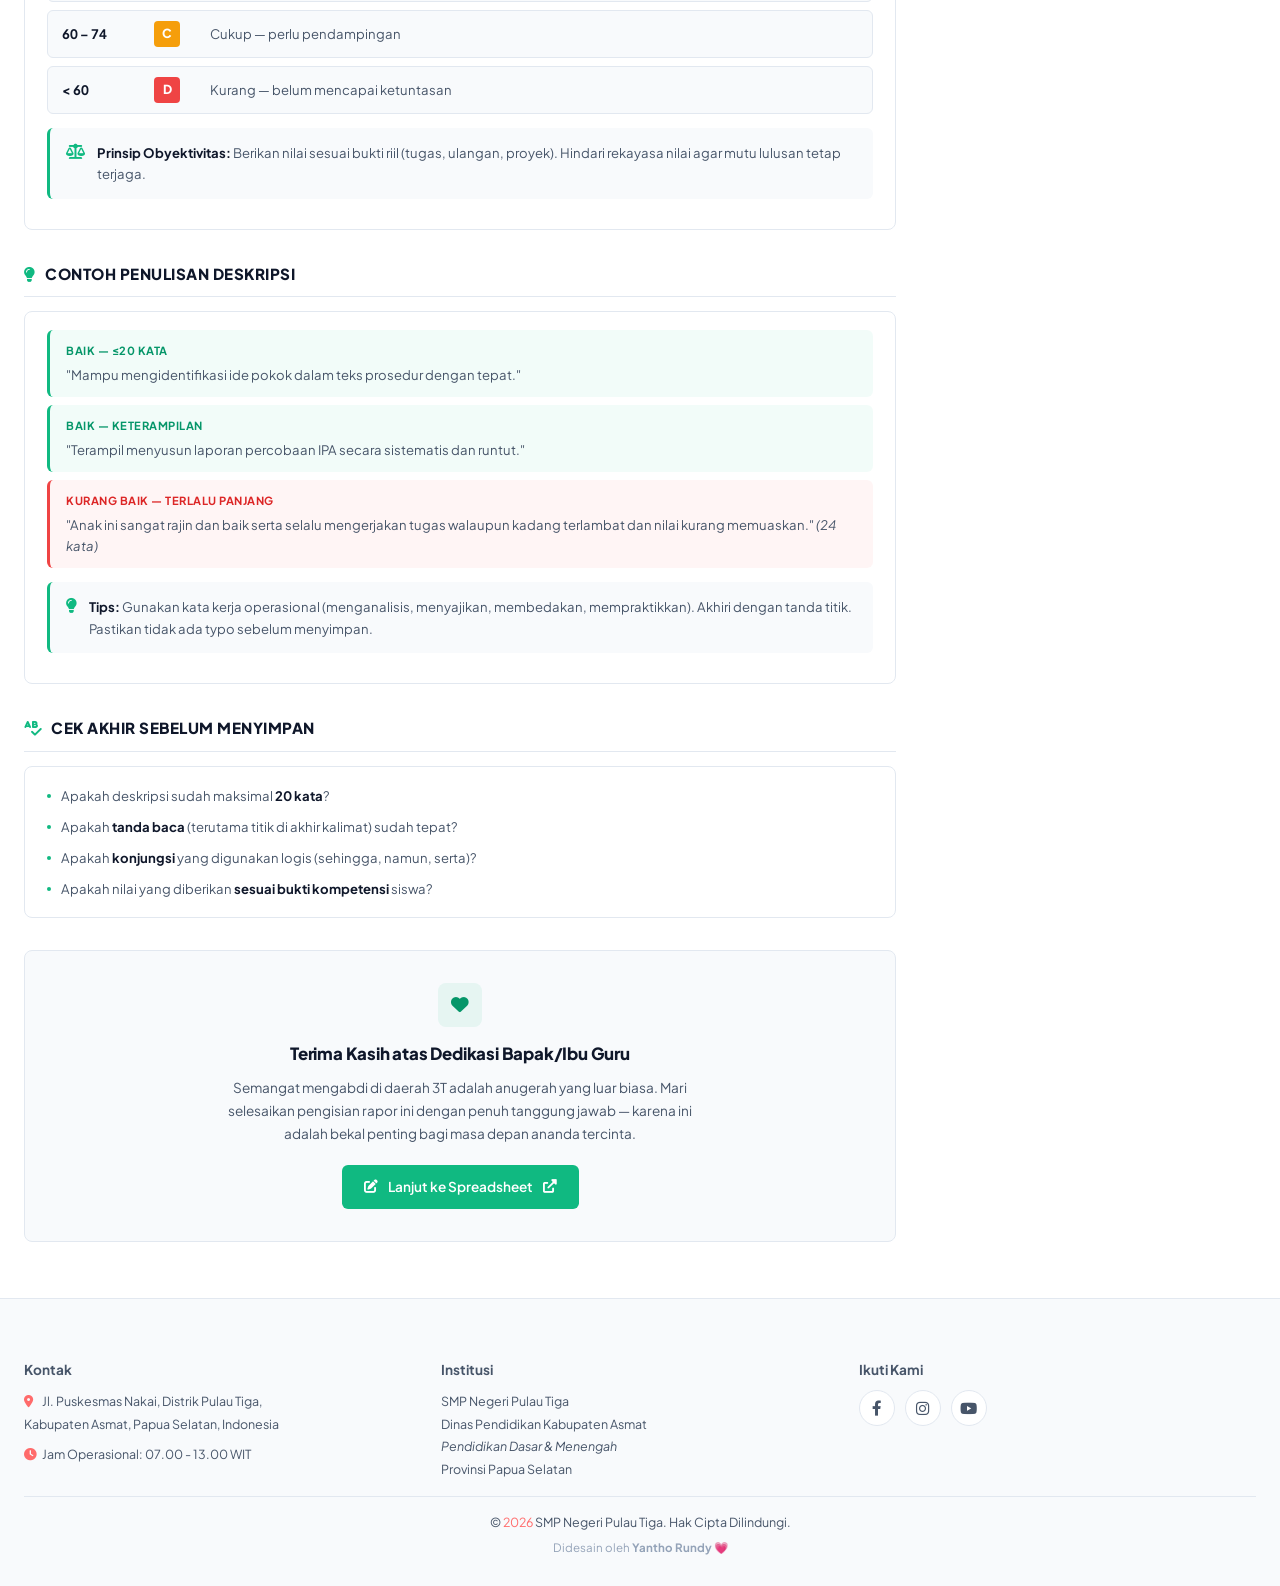
<file: rapor.html>
<!DOCTYPE html>
<html lang="id" data-theme="light">

<head>
    <meta charset="UTF-8">
    <meta name="viewport" content="width=device-width, initial-scale=1.0">
    <title>Panduan Input Nilai Rapor | SMP Persiapan Negeri Pulau Tiga</title>
    <meta name="description"
        content="Panduan bagi Bapak/Ibu guru dalam mengisi nilai rapor siswa SMP Persiapan Negeri Pulau Tiga. Lengkap dengan aturan deskripsi, KKM, dan tautan spreadsheet.">
    <link rel="preconnect" href="https://fonts.googleapis.com">
    <link rel="preconnect" href="https://fonts.gstatic.com" crossorigin>
    <link href="https://fonts.googleapis.com/css2?family=Plus+Jakarta+Sans:wght@300;400;500;600;700;800&display=swap"
        rel="stylesheet">
    <link rel="stylesheet" href="https://cdnjs.cloudflare.com/ajax/libs/font-awesome/6.0.0-beta3/css/all.min.css">
    <link rel="stylesheet" href="css/style.css">

    <style>
        /* ============================================================
           RAPOR PAGE — Professional UI + Emerald Brand
           ============================================================ */

        :root {
            --emerald: #10b981;
            --emerald-dark: #059669;
            --emerald-soft: rgba(16, 185, 129, 0.08);
            --emerald-ring: rgba(16, 185, 129, 0.18);

            --ease-standard: cubic-bezier(0.4, 0, 0.2, 1);
            --ease-bounce: cubic-bezier(0.34, 1.56, 0.64, 1);
        }

        /* ---------- SUBTLE GRID LINES ---------- */
        body {
            position: relative;
            background: var(--bg, #ffffff);
        }

        body::before {
            content: '';
            position: fixed;
            inset: 0;
            background-image:
                linear-gradient(to right, rgba(15, 23, 42, 0.03) 1px, transparent 1px),
                linear-gradient(to bottom, rgba(15, 23, 42, 0.03) 1px, transparent 1px);
            background-size: 40px 40px;
            pointer-events: none;
            z-index: 0;
            mask-image: radial-gradient(ellipse at center, black 40%, transparent 85%);
            -webkit-mask-image: radial-gradient(ellipse at center, black 40%, transparent 85%);
        }

        .page-content,
        .navbar,
        .mobile-menu,
        footer {
            position: relative;
            z-index: 1;
        }

        /* ============================================================
           PAGE HEADER — Dekat dengan Tab
           ============================================================ */
        .rapor-header {
            padding: 28px 0 24px;
            border-bottom: 1px solid var(--border);
            background: transparent;
        }

        .rapor-header-inner {
            display: flex;
            align-items: flex-start;
            justify-content: space-between;
            gap: 24px;
            flex-wrap: wrap;
        }

        .rapor-header-left {
            flex: 1 1 480px;
            min-width: 0;
        }

        .rapor-header-right {
            flex-shrink: 0;
            align-self: center;
        }

        .rapor-eyebrow {
            display: inline-flex;
            align-items: center;
            gap: 8px;
            font-size: 0.7rem;
            font-weight: 700;
            color: var(--emerald-dark);
            text-transform: uppercase;
            letter-spacing: 1.2px;
            margin-bottom: 10px;
        }

        .rapor-eyebrow::before {
            content: '';
            width: 20px;
            height: 2px;
            background: var(--emerald);
            border-radius: 2px;
        }

        .rapor-title {
            font-size: clamp(1.4rem, 1.1rem + 1.2vw, 1.85rem);
            font-weight: 800;
            line-height: 1.2;
            letter-spacing: -0.5px;
            color: var(--text);
            margin-bottom: 8px;
        }

        .rapor-title .accent {
            color: var(--emerald);
        }

        .rapor-subtitle {
            font-size: 0.875rem;
            color: var(--text2);
            line-height: 1.6;
            max-width: 580px;
            margin: 0;
        }

        /* ============================================================
           MAIN LAYOUT
           ============================================================ */
        .rapor-layout {
            display: grid;
            grid-template-columns: 1fr;
            gap: 32px;
            padding: 28px 0 56px;
            align-items: start;
        }

        @media (min-width: 1024px) {
            .rapor-layout {
                grid-template-columns: minmax(0, 1fr) 320px;
                gap: 40px;
            }
        }

        .rapor-main {
            min-width: 0;
        }

        /* ============================================================
           BLOCK / SECTION HEADING
           ============================================================ */
        .block {
            margin-bottom: 32px;
        }

        .block:last-child {
            margin-bottom: 0;
        }

        .block-heading {
            display: flex;
            align-items: center;
            gap: 10px;
            margin-bottom: 14px;
            padding-bottom: 10px;
            border-bottom: 1px solid var(--border);
        }

        .block-heading i {
            color: var(--emerald);
            font-size: 0.95rem;
            transition: transform 0.4s var(--ease-bounce);
        }

        .block-heading:hover i {
            transform: rotate(-8deg) scale(1.1);
        }

        .block-heading h2 {
            font-size: 0.95rem;
            font-weight: 800;
            color: var(--text);
            letter-spacing: 0.5px;
            margin: 0;
            text-transform: uppercase;
        }

        /* ============================================================
           PANEL — Kartu Standar
           ============================================================ */
        .panel {
            background: var(--card-bg, #ffffff);
            border: 1px solid var(--border);
            border-radius: 8px;
            padding: 18px 22px;
            transition:
                border-color 0.25s var(--ease-standard),
                box-shadow 0.25s var(--ease-standard),
                transform 0.25s var(--ease-standard);
        }

        .panel:hover {
            border-color: var(--emerald);
            box-shadow: 0 4px 16px rgba(16, 185, 129, 0.08);
            transform: translateY(-2px);
        }

        .panel+.panel {
            margin-top: 12px;
        }

        .panel-desc {
            font-size: 0.82rem;
            color: var(--text2);
            line-height: 1.65;
            margin: 0;
        }

        /* ============================================================
           CALLOUT
           ============================================================ */
        .callout {
            display: flex;
            gap: 12px;
            align-items: flex-start;
            padding: 14px 16px;
            border-radius: 6px;
            border-left: 3px solid;
            background: var(--bg2, #f8fafc);
            margin: 12px 0;
            transition:
                border-left-width 0.25s var(--ease-standard),
                padding-left 0.25s var(--ease-standard),
                background 0.25s var(--ease-standard);
        }

        .callout:hover {
            border-left-width: 5px;
            padding-left: 18px;
        }

        .callout-icon {
            flex-shrink: 0;
            font-size: 0.95rem;
            margin-top: 2px;
        }

        .callout-body {
            font-size: 0.82rem;
            color: var(--text2);
            line-height: 1.65;
            margin: 0;
        }

        .callout-body strong {
            color: var(--text);
        }

        .callout.is-info {
            border-left-color: var(--emerald);
        }

        .callout.is-info .callout-icon {
            color: var(--emerald);
        }

        .callout.is-info:hover {
            background: rgba(16, 185, 129, 0.05);
        }

        .callout.is-warn {
            border-left-color: #f59e0b;
        }

        .callout.is-warn .callout-icon {
            color: #f59e0b;
        }

        .callout.is-warn:hover {
            background: rgba(245, 158, 11, 0.05);
        }

        /* ============================================================
           RULE LIST
           ============================================================ */
        .rule-list {
            list-style: none;
            padding: 0;
            margin: 0;
            display: flex;
            flex-direction: column;
            gap: 10px;
        }

        .rule-list li {
            display: flex;
            gap: 10px;
            align-items: flex-start;
            font-size: 0.82rem;
            color: var(--text2);
            line-height: 1.6;
            transition:
                transform 0.2s var(--ease-standard),
                color 0.2s var(--ease-standard);
        }

        .rule-list li::before {
            content: '';
            flex-shrink: 0;
            width: 4px;
            height: 4px;
            border-radius: 50%;
            background: var(--emerald);
            margin-top: 9px;
            transition:
                transform 0.3s var(--ease-bounce),
                background 0.2s var(--ease-standard);
        }

        .rule-list li:hover {
            transform: translateX(4px);
            color: var(--text);
        }

        .rule-list li:hover::before {
            transform: scale(1.8);
            background: var(--emerald-dark);
        }

        .rule-list li strong {
            color: var(--text);
            font-weight: 700;
        }

        /* ============================================================
           TABLE KKM
           ============================================================ */
        .table-wrap {
            overflow-x: auto;
            border: 1px solid var(--border);
            border-radius: 6px;
        }

        .data-table {
            width: 100%;
            border-collapse: collapse;
            font-size: 0.82rem;
            min-width: 300px;
        }

        .data-table thead {
            background: var(--bg2, #f8fafc);
        }

        .data-table thead th {
            padding: 10px 14px;
            text-align: left;
            font-weight: 700;
            font-size: 0.7rem;
            color: var(--text2);
            letter-spacing: 0.5px;
            text-transform: uppercase;
            border-bottom: 1px solid var(--border);
            white-space: nowrap;
        }

        .data-table thead th:last-child {
            text-align: center;
            width: 80px;
        }

        .data-table tbody tr {
            transition: background 0.2s var(--ease-standard);
        }

        .data-table tbody tr:hover {
            background: var(--emerald-soft);
        }

        .data-table tbody td {
            padding: 9px 14px;
            border-bottom: 1px solid var(--border);
            color: var(--text);
            transition: color 0.2s var(--ease-standard);
        }

        .data-table tbody tr:hover td:first-child {
            color: var(--emerald-dark);
            font-weight: 600;
        }

        .data-table tbody td:last-child {
            text-align: center;
            font-weight: 700;
            color: var(--emerald-dark);
            font-variant-numeric: tabular-nums;
        }

        .data-table tbody tr:last-child td {
            border-bottom: none;
        }

        /* ============================================================
           PREDICATE LIST
           ============================================================ */
        .predicate-list {
            display: flex;
            flex-direction: column;
            gap: 8px;
        }

        .predicate-row {
            display: grid;
            grid-template-columns: 80px 44px 1fr;
            gap: 12px;
            align-items: center;
            padding: 10px 14px;
            background: var(--bg2, #f8fafc);
            border: 1px solid var(--border);
            border-radius: 6px;
            font-size: 0.82rem;
            transition:
                border-color 0.25s var(--ease-standard),
                background 0.25s var(--ease-standard),
                transform 0.25s var(--ease-standard),
                box-shadow 0.25s var(--ease-standard);
        }

        .predicate-row:hover {
            border-color: var(--emerald);
            background: var(--emerald-soft);
            transform: translateX(4px);
            box-shadow: 0 2px 8px rgba(16, 185, 129, 0.08);
        }

        .predicate-range {
            font-weight: 700;
            color: var(--text);
            font-variant-numeric: tabular-nums;
        }

        .predicate-letter {
            display: inline-flex;
            align-items: center;
            justify-content: center;
            width: 26px;
            height: 26px;
            border-radius: 4px;
            font-weight: 800;
            font-size: 0.78rem;
            color: #fff;
            transition:
                transform 0.3s var(--ease-bounce),
                box-shadow 0.25s var(--ease-standard);
        }

        .predicate-row:hover .predicate-letter {
            transform: scale(1.15) rotate(-4deg);
            box-shadow: 0 4px 10px rgba(15, 23, 42, 0.15);
        }

        .predicate-letter.a {
            background: #10b981;
        }

        .predicate-letter.b {
            background: #3b82f6;
        }

        .predicate-letter.c {
            background: #f59e0b;
        }

        .predicate-letter.d {
            background: #ef4444;
        }

        .predicate-desc {
            color: var(--text2);
            line-height: 1.4;
        }

        /* ============================================================
           EXAMPLE BOX
           ============================================================ */
        .example {
            padding: 12px 16px;
            border-radius: 6px;
            font-size: 0.82rem;
            line-height: 1.6;
            border-left: 3px solid;
            margin-bottom: 8px;
            transition:
                border-left-width 0.25s var(--ease-standard),
                padding-left 0.25s var(--ease-standard),
                transform 0.25s var(--ease-standard),
                background 0.25s var(--ease-standard);
        }

        .example:last-child {
            margin-bottom: 0;
        }

        .example:hover {
            border-left-width: 5px;
            padding-left: 18px;
            transform: translateX(2px);
        }

        .example-label {
            display: block;
            font-weight: 700;
            font-size: 0.7rem;
            text-transform: uppercase;
            letter-spacing: 0.5px;
            margin-bottom: 4px;
        }

        .example-good {
            background: rgba(16, 185, 129, 0.05);
            border-left-color: #10b981;
            color: var(--text2);
        }

        .example-good:hover {
            background: rgba(16, 185, 129, 0.09);
        }

        .example-good .example-label {
            color: #059669;
        }

        .example-bad {
            background: rgba(239, 68, 68, 0.05);
            border-left-color: #ef4444;
            color: var(--text2);
        }

        .example-bad:hover {
            background: rgba(239, 68, 68, 0.09);
        }

        .example-bad .example-label {
            color: #dc2626;
        }

        /* ============================================================
           BUTTON ACTION
           ============================================================ */
        .btn-action {
            display: inline-flex;
            align-items: center;
            gap: 10px;
            padding: 11px 22px;
            background: var(--emerald);
            color: #fff;
            border-radius: 6px;
            font-weight: 600;
            font-size: 0.85rem;
            text-decoration: none;
            border: none;
            cursor: pointer;
            transition:
                background 0.25s var(--ease-standard),
                transform 0.25s var(--ease-bounce),
                box-shadow 0.25s var(--ease-standard);
        }

        .btn-action:hover {
            background: var(--emerald-dark);
            transform: translateY(-2px);
            box-shadow: 0 6px 18px rgba(16, 185, 129, 0.3);
        }

        .btn-action:active {
            transform: translateY(0) scale(0.98);
            box-shadow: 0 2px 8px rgba(16, 185, 129, 0.2);
        }

        .btn-action i {
            font-size: 0.85rem;
        }

        .btn-action i:last-child {
            transition: transform 0.25s var(--ease-standard);
        }

        .btn-action:hover i:last-child {
            transform: translateX(3px);
        }

        /* ============================================================
           SIDEBAR
           ============================================================ */
        .rapor-sidebar {
            position: sticky;
            top: calc(var(--nav-h, 68px) + 16px);
            display: flex;
            flex-direction: column;
            gap: 16px;
        }

        @media (max-width: 1023px) {
            .rapor-sidebar {
                position: static;
            }
        }

        .sidebar-box {
            background: var(--card-bg, #ffffff);
            border: 1px solid var(--border);
            border-radius: 8px;
            padding: 18px;
            transition:
                border-color 0.25s var(--ease-standard),
                box-shadow 0.25s var(--ease-standard);
        }

        .sidebar-box:hover {
            border-color: var(--emerald);
            box-shadow: 0 4px 14px rgba(16, 185, 129, 0.06);
        }

        .sidebar-box-title {
            display: flex;
            align-items: center;
            gap: 8px;
            font-size: 0.72rem;
            font-weight: 800;
            color: var(--text);
            text-transform: uppercase;
            letter-spacing: 0.8px;
            margin-bottom: 14px;
            padding-bottom: 10px;
            border-bottom: 1px solid var(--border);
        }

        .sidebar-box-title i {
            color: var(--emerald);
            font-size: 0.85rem;
        }

        .sidebar-stats {
            display: grid;
            grid-template-columns: 1fr 1fr;
            gap: 8px;
        }

        .stat-item {
            padding: 10px 12px;
            background: var(--bg2, #f8fafc);
            border: 1px solid var(--border);
            border-radius: 6px;
            text-align: center;
            transition:
                border-color 0.25s var(--ease-standard),
                background 0.25s var(--ease-standard),
                transform 0.25s var(--ease-standard);
        }

        .stat-item:hover {
            border-color: var(--emerald);
            background: var(--emerald-soft);
            transform: translateY(-2px);
        }

        .stat-value {
            font-size: 1.25rem;
            font-weight: 800;
            color: var(--emerald-dark);
            line-height: 1;
            display: block;
            margin-bottom: 4px;
            font-variant-numeric: tabular-nums;
            transition: transform 0.3s var(--ease-bounce);
        }

        .stat-item:hover .stat-value {
            transform: scale(1.1);
        }

        .stat-label {
            font-size: 0.65rem;
            color: var(--text3);
            font-weight: 600;
            text-transform: uppercase;
            letter-spacing: 0.4px;
        }

        .sidebar-list {
            list-style: none;
            padding: 0;
            margin: 0;
            display: flex;
            flex-direction: column;
            gap: 8px;
        }

        .sidebar-list li {
            font-size: 0.8rem;
            color: var(--text2);
            line-height: 1.55;
            display: flex;
            gap: 8px;
            align-items: flex-start;
            transition:
                transform 0.2s var(--ease-standard),
                color 0.2s var(--ease-standard);
        }

        .sidebar-list li i {
            color: var(--emerald);
            font-size: 0.7rem;
            margin-top: 5px;
            flex-shrink: 0;
            transition: transform 0.3s var(--ease-bounce);
        }

        .sidebar-list li:hover {
            transform: translateX(4px);
            color: var(--text);
        }

        .sidebar-list li:hover i {
            transform: scale(1.2);
        }

        /* ============================================================
           CLOSING
           ============================================================ */
        .closing {
            background: var(--bg2, #f8fafc);
            border: 1px solid var(--border);
            border-radius: 8px;
            padding: 32px 28px;
            text-align: center;
            margin-top: 32px;
            transition:
                border-color 0.25s var(--ease-standard),
                box-shadow 0.25s var(--ease-standard);
        }

        .closing:hover {
            border-color: var(--emerald);
            box-shadow: 0 6px 20px rgba(16, 185, 129, 0.06);
        }

        .closing-icon {
            width: 44px;
            height: 44px;
            border-radius: 8px;
            background: var(--emerald-soft);
            color: var(--emerald-dark);
            display: inline-flex;
            align-items: center;
            justify-content: center;
            font-size: 1.1rem;
            margin-bottom: 14px;
            transition:
                transform 0.4s var(--ease-bounce),
                background 0.3s var(--ease-standard),
                color 0.3s var(--ease-standard);
        }

        .closing:hover .closing-icon {
            transform: scale(1.1) rotate(-6deg);
            background: var(--emerald);
            color: #fff;
        }

        .closing h3 {
            font-size: 1.05rem;
            font-weight: 800;
            color: var(--text);
            margin-bottom: 8px;
            letter-spacing: -0.2px;
        }

        .closing p {
            font-size: 0.85rem;
            color: var(--text2);
            line-height: 1.7;
            max-width: 500px;
            margin: 0 auto 20px;
        }

        /* ============================================================
           FADE-UP
           ============================================================ */
        .fade-up {
            opacity: 0;
            transform: translateY(20px);
            transition:
                opacity 0.6s var(--ease-standard),
                transform 0.6s var(--ease-standard);
        }

        .fade-up.visible {
            opacity: 1;
            transform: translateY(0);
        }

        /* ============================================================
           RESPONSIVE
           ============================================================ */
        @media (max-width: 640px) {
            .rapor-header {
                padding: 20px 0 20px;
            }

            .rapor-layout {
                padding: 20px 0 40px;
                gap: 24px;
            }

            .panel {
                padding: 16px;
            }

            .predicate-row {
                grid-template-columns: 70px 36px 1fr;
                gap: 10px;
                padding: 9px 12px;
            }

            .closing {
                padding: 24px 18px;
            }
        }

        /* ============================================================
           REDUCED MOTION
           ============================================================ */
        @media (prefers-reduced-motion: reduce) {

            *,
            *::before,
            *::after {
                transition-duration: 0.01ms !important;
                animation-duration: 0.01ms !important;
            }
        }
    </style>
</head>

<body>

    <!-- ===== NAVBAR ===== -->
    <nav class="navbar">
        <div class="container">
            <div class="nav-inner">
                <a href="index.html" class="logo">
                    <div class="logo-icon">SMP</div>
                    <div class="logo-text">
                        <span class="logo-title">Persiapan Negeri</span>
                        <span class="logo-sub">Pulau Tiga • Nakai</span>
                    </div>
                </a>
                <ul class="nav-links">
                    <li><a href="index.html">Home</a></li>
                    <li><a href="documents.html">Documents</a></li>
                    <li><a href="gallery.html">Gallery</a></li>
                    <li><a href="grades.html">Students Grades</a></li>
                    <li><a href="exam.html">Ujian</a></li>
                    <li><a href="rapor.html">Rapor</a></li>
                    <li><a href="blog.html">Blog</a></li>
                    <li><a href="about.html">About Me</a></li>
                    <li><a href="https://mryanto96.github.io/ATTENDANCE-SYSTEM/" target="_blank">Absensi</a></li>
                    <li><a href="contact.html">Contact Me</a></li>
                </ul>
                <div class="nav-right">
                    <button class="dark-toggle" aria-label="Toggle dark mode" id="darkToggleBtn">
                        <div class="dark-toggle-ball">☀️</div>
                    </button>
                    <button class="hamburger" aria-label="Menu">
                        <span></span><span></span><span></span>
                    </button>
                </div>
            </div>
        </div>
    </nav>
    <div class="mobile-menu" id="mobileMenu">
        <a href="index.html">Home</a>
        <a href="documents.html">Documents</a>
        <a href="gallery.html">Gallery</a>
        <a href="grades.html">Students Grades</a>
        <a href="exam.html">Ujian</a>
        <a href="rapor.html">Rapor</a>
        <a href="blog.html">Blog</a>
        <a href="about.html">About Me</a>
        <a href="https://mryanto96.github.io/ATTENDANCE-SYSTEM/" target="_blank">Absensi</a>
        <a href="contact.html">Contact Me</a>
    </div>

    <!-- ===== MAIN CONTENT ===== -->
    <div class="page-content">

        <!-- PAGE HEADER -->
        <section class="rapor-header">
            <div class="container">
                <div class="rapor-header-inner">
                    <div class="rapor-header-left">
                        <span class="rapor-eyebrow">Panduan Guru • TA 2025/2026</span>
                        <h1 class="rapor-title">
                            Panduan Pengisian Nilai Rapor
                            <span class="accent">SMP Negeri Pulau Tiga</span>
                        </h1>
                        <p class="rapor-subtitle">
                            Bersama kita wujudkan rapor yang akurat, informatif, dan berkualitas
                            bagi putra-putri daerah yang telah menyelesaikan pendidikan di
                            SMP Persiapan Negeri Pulau Tiga.
                        </p>
                    </div>
                    <div class="rapor-header-right">
                        <a href="https://docs.google.com/spreadsheets/d/1ivcuAoFTTc66tmeXuCZuT_-YojT-hAee90u47bjn7rA/edit?usp=sharing"
                            target="_blank" rel="noopener noreferrer" class="btn-action">
                            <i class="fas fa-table"></i>
                            Buka Spreadsheet
                        </a>
                    </div>
                </div>
            </div>
        </section>

        <!-- 2-COLUMN LAYOUT -->
        <section class="section" style="padding: 0;">
            <div class="container">
                <div class="rapor-layout">

                    <!-- KIRI: KONTEN UTAMA -->
                    <div class="rapor-main">

                        <!-- INFO PENTING -->
                        <div class="block fade-up">
                            <div class="block-heading">
                                <i class="fas fa-circle-info"></i>
                                <h2>Informasi Penting</h2>
                            </div>
                            <div class="callout is-warn">
                                <i class="fas fa-clock callout-icon"></i>
                                <p class="callout-body">
                                    <strong>Batas waktu pengisian:</strong> Mengingat siswa Kelas 9A telah
                                    menyelesaikan studi dan akan melanjutkan ke jenjang pendidikan berikutnya,
                                    rapor akhir perlu segera diterbitkan. Mohon melengkapi nilai pengetahuan
                                    dan keterampilan paling lambat <strong>5 hari kerja</strong> sejak hari ini.
                                    Terima kasih atas dedikasi dan kerja samanya.
                                </p>
                            </div>
                        </div>

                        <!-- PEDOMAN DESKRIPSI -->
                        <div class="block fade-up">
                            <div class="block-heading">
                                <i class="fas fa-pen-fancy"></i>
                                <h2>Pedoman Deskripsi Rapor</h2>
                            </div>
                            <div class="panel">
                                <p class="panel-desc" style="margin-bottom: 14px;">
                                    Deskripsi yang baik mencerminkan capaian siswa secara objektif dan konstruktif.
                                </p>
                                <ul class="rule-list">
                                    <li>
                                        <span><strong>Maksimal 20 kata</strong> per deskripsi (K3 &amp; K4) untuk
                                            menjaga kerapian rapor.</span>
                                    </li>
                                    <li>
                                        <span>Gunakan <strong>kalimat deskriptif</strong> yang menggambarkan kompetensi
                                            spesifik siswa.</span>
                                    </li>
                                    <li>
                                        <span>Perhatikan <strong>ejaan, tanda baca, dan konjungsi</strong> — baca ulang
                                            sebelum menyimpan.</span>
                                    </li>
                                    <li>
                                        <span>Hindari frasa umum seperti "anak ini pintar" — sebutkan kemampuan
                                            spesifik.</span>
                                    </li>
                                </ul>
                            </div>
                        </div>

                        <!-- KKM -->
                        <div class="block fade-up">
                            <div class="block-heading">
                                <i class="fas fa-chart-line"></i>
                                <h2>KKM &amp; Kriteria Ketuntasan Minimal</h2>
                            </div>
                            <div class="panel">
                                <div class="table-wrap">
                                    <table class="data-table">
                                        <thead>
                                            <tr>
                                                <th>Mata Pelajaran</th>
                                                <th>KKM</th>
                                            </tr>
                                        </thead>
                                        <tbody>
                                            <tr>
                                                <td>Bahasa Inggris</td>
                                                <td>65</td>
                                            </tr>
                                            <tr>
                                                <td>Pendidikan Agama Katolik</td>
                                                <td>70</td>
                                            </tr>
                                            <tr>
                                                <td>PKN</td>
                                                <td>70</td>
                                            </tr>
                                            <tr>
                                                <td>Bahasa Indonesia</td>
                                                <td>65</td>
                                            </tr>
                                            <tr>
                                                <td>Matematika</td>
                                                <td>60</td>
                                            </tr>
                                            <tr>
                                                <td>IPA</td>
                                                <td>65</td>
                                            </tr>
                                            <tr>
                                                <td>IPS</td>
                                                <td>70</td>
                                            </tr>
                                            <tr>
                                                <td>Seni Budaya</td>
                                                <td>70</td>
                                            </tr>
                                            <tr>
                                                <td>PJOK</td>
                                                <td>70</td>
                                            </tr>
                                            <tr>
                                                <td>Prakarya</td>
                                                <td>70</td>
                                            </tr>
                                        </tbody>
                                    </table>
                                </div>
                                <div class="callout is-info" style="margin-top: 14px;">
                                    <i class="fas fa-circle-info callout-icon"></i>
                                    <p class="callout-body">
                                        Siswa dinyatakan tuntas jika nilai mencapai atau melampaui KKM.
                                    </p>
                                </div>
                            </div>
                        </div>

                        <!-- RENTANG NILAI -->
                        <div class="block fade-up">
                            <div class="block-heading">
                                <i class="fas fa-star"></i>
                                <h2>Rentang Nilai &amp; Predikat</h2>
                            </div>
                            <div class="panel">
                                <div class="predicate-list">
                                    <div class="predicate-row">
                                        <span class="predicate-range">90 – 100</span>
                                        <span class="predicate-letter a">A</span>
                                        <span class="predicate-desc">Sangat Baik — melampaui ekspektasi</span>
                                    </div>
                                    <div class="predicate-row">
                                        <span class="predicate-range">75 – 89</span>
                                        <span class="predicate-letter b">B</span>
                                        <span class="predicate-desc">Baik — sesuai target kurikulum</span>
                                    </div>
                                    <div class="predicate-row">
                                        <span class="predicate-range">60 – 74</span>
                                        <span class="predicate-letter c">C</span>
                                        <span class="predicate-desc">Cukup — perlu pendampingan</span>
                                    </div>
                                    <div class="predicate-row">
                                        <span class="predicate-range">&lt; 60</span>
                                        <span class="predicate-letter d">D</span>
                                        <span class="predicate-desc">Kurang — belum mencapai ketuntasan</span>
                                    </div>
                                </div>
                                <div class="callout is-info" style="margin-top: 14px;">
                                    <i class="fas fa-balance-scale callout-icon"></i>
                                    <p class="callout-body">
                                        <strong>Prinsip Obyektivitas:</strong> Berikan nilai sesuai bukti riil
                                        (tugas, ulangan, proyek). Hindari rekayasa nilai agar mutu lulusan tetap
                                        terjaga.
                                    </p>
                                </div>
                            </div>
                        </div>

                        <!-- CONTOH DESKRIPSI -->
                        <div class="block fade-up">
                            <div class="block-heading">
                                <i class="fas fa-lightbulb"></i>
                                <h2>Contoh Penulisan Deskripsi</h2>
                            </div>
                            <div class="panel">
                                <div class="example example-good">
                                    <span class="example-label">Baik — ≤20 kata</span>
                                    "Mampu mengidentifikasi ide pokok dalam teks prosedur dengan tepat."
                                </div>
                                <div class="example example-good">
                                    <span class="example-label">Baik — keterampilan</span>
                                    "Terampil menyusun laporan percobaan IPA secara sistematis dan runtut."
                                </div>
                                <div class="example example-bad">
                                    <span class="example-label">Kurang baik — terlalu panjang</span>
                                    "Anak ini sangat rajin dan baik serta selalu mengerjakan tugas walaupun kadang
                                    terlambat dan nilai kurang memuaskan." <em>(24 kata)</em>
                                </div>
                                <div class="callout is-info" style="margin-top: 14px;">
                                    <i class="fas fa-lightbulb callout-icon"></i>
                                    <p class="callout-body">
                                        <strong>Tips:</strong> Gunakan kata kerja operasional (menganalisis, menyajikan,
                                        membedakan, mempraktikkan). Akhiri dengan tanda titik. Pastikan tidak ada typo
                                        sebelum menyimpan.
                                    </p>
                                </div>
                            </div>
                        </div>

                        <!-- CEK AKHIR -->
                        <div class="block fade-up">
                            <div class="block-heading">
                                <i class="fas fa-spell-check"></i>
                                <h2>Cek Akhir Sebelum Menyimpan</h2>
                            </div>
                            <div class="panel">
                                <ul class="rule-list">
                                    <li>
                                        <span>Apakah deskripsi sudah maksimal <strong>20 kata</strong>?</span>
                                    </li>
                                    <li>
                                        <span>Apakah <strong>tanda baca</strong> (terutama titik di akhir kalimat) sudah
                                            tepat?</span>
                                    </li>
                                    <li>
                                        <span>Apakah <strong>konjungsi</strong> yang digunakan logis (sehingga, namun,
                                            serta)?</span>
                                    </li>
                                    <li>
                                        <span>Apakah nilai yang diberikan <strong>sesuai bukti kompetensi</strong>
                                            siswa?</span>
                                    </li>
                                </ul>
                            </div>
                        </div>

                        <!-- CLOSING -->
                        <div class="closing fade-up">
                            <div class="closing-icon">
                                <i class="fas fa-heart"></i>
                            </div>
                            <h3>Terima Kasih atas Dedikasi Bapak/Ibu Guru</h3>
                            <p>
                                Semangat mengabdi di daerah 3T adalah anugerah yang luar biasa.
                                Mari selesaikan pengisian rapor ini dengan penuh tanggung jawab —
                                karena ini adalah bekal penting bagi masa depan ananda tercinta.
                            </p>
                            <a href="https://docs.google.com/spreadsheets/d/1ivcuAoFTTc66tmeXuCZuT_-YojT-hAee90u47bjn7rA/edit?usp=sharing"
                                target="_blank" rel="noopener noreferrer" class="btn-action">
                                <i class="fas fa-edit"></i>
                                Lanjut ke Spreadsheet
                                <i class="fas fa-external-link-alt"></i>
                            </a>
                        </div>

                    </div>

                    <!-- KANAN: SIDEBAR -->
                    <aside class="rapor-sidebar fade-up">

                        <div class="sidebar-box">
                            <h3 class="sidebar-box-title">
                                <i class="fas fa-chart-simple"></i>
                                Ringkasan
                            </h3>
                            <div class="sidebar-stats">
                                <div class="stat-item">
                                    <span class="stat-value">10</span>
                                    <span class="stat-label">Mapel</span>
                                </div>
                                <div class="stat-item">
                                    <span class="stat-value">20</span>
                                    <span class="stat-label">Max Kata</span>
                                </div>
                                <div class="stat-item">
                                    <span class="stat-value">5</span>
                                    <span class="stat-label">Hari</span>
                                </div>
                                <div class="stat-item">
                                    <span class="stat-value">4</span>
                                    <span class="stat-label">Predikat</span>
                                </div>
                            </div>
                        </div>

                        <div class="sidebar-box">
                            <h3 class="sidebar-box-title">
                                <i class="fas fa-list-check"></i>
                                Checklist
                            </h3>
                            <ul class="sidebar-list">
                                <li><i class="fas fa-check"></i><span>Deskripsi maksimal 20 kata</span></li>
                                <li><i class="fas fa-check"></i><span>Nilai sesuai bukti riil</span></li>
                                <li><i class="fas fa-check"></i><span>Tanda baca lengkap</span></li>
                                <li><i class="fas fa-check"></i><span>Konjungsi logis</span></li>
                                <li><i class="fas fa-check"></i><span>Tidak ada typo</span></li>
                                <li><i class="fas fa-check"></i><span>Cek ulang sebelum simpan</span></li>
                            </ul>
                        </div>

                        <div class="sidebar-box">
                            <h3 class="sidebar-box-title">
                                <i class="fas fa-table-list"></i>
                                KKM Ringkas
                            </h3>
                            <ul class="sidebar-list">
                                <li><i class="fas fa-circle"></i><span><strong>60</strong> — Matematika</span></li>
                                <li><i class="fas fa-circle"></i><span><strong>65</strong> — B. Inggris, B. Indonesia,
                                        IPA</span></li>
                                <li><i class="fas fa-circle"></i><span><strong>70</strong> — Agama, PKN, IPS, Seni,
                                        PJOK, Prakarya</span></li>
                            </ul>
                        </div>

                        <div class="sidebar-box">
                            <h3 class="sidebar-box-title">
                                <i class="fas fa-headset"></i>
                                Bantuan
                            </h3>
                            <p style="font-size: 0.8rem; color: var(--text2); line-height: 1.65; margin: 0;">
                                Ada pertanyaan terkait pengisian rapor?
                                Hubungi tim kurikulum atau wali kelas untuk klarifikasi.
                            </p>
                        </div>

                    </aside>

                </div>
            </div>
        </section>

    </div>

    <!-- ===== FOOTER — TIDAK DIUBAH ===== -->
    <footer style="border-top: 1px solid var(--border); background: var(--bg2);">
        <div class="container">
            <div
                style="display: grid; grid-template-columns: repeat(auto-fit, minmax(200px, 1fr)); gap: 20px; padding: 32px 0 16px; text-align: left;">

                <div>
                    <h4 style="font-size: 0.85rem; font-weight: 700; margin-bottom: 10px;" data-i18n="footer_contact">
                        Kontak</h4>
                    <p style="font-size: 0.78rem; color: var(--text2); line-height: 1.8; margin: 0;">
                        <i class="fas fa-map-marker-alt" style="color: var(--c1); width: 16px;"></i>
                        Jl. Puskesmas Nakai, Distrik Pulau Tiga,<br />Kabupaten Asmat, Papua Selatan, Indonesia
                    </p>
                    <p style="font-size: 0.78rem; color: var(--text2); line-height: 1.8; margin: 8px 0 0;">
                        <i class="fas fa-clock" style="color: var(--c1); width: 16px;"></i>
                        Jam Operasional: 07.00 - 13.00 WIT
                    </p>
                </div>

                <div>
                    <h4 style="font-size: 0.85rem; font-weight: 700; margin-bottom: 10px;"
                        data-i18n="footer_institution">
                        Institusi</h4>
                    <p style="font-size: 0.78rem; color: var(--text2); line-height: 1.8; margin: 0;">
                        SMP Negeri Pulau Tiga<br />
                        Dinas Pendidikan Kabupaten Asmat<br />
                        <em>Pendidikan Dasar &amp; Menengah</em><br />
                        Provinsi Papua Selatan
                    </p>
                </div>

                <div>
                    <h4 style="font-size: 0.85rem; font-weight: 700; margin-bottom: 10px;" data-i18n="footer_follow">
                        Ikuti
                        Kami</h4>
                    <div style="display: flex; gap: 10px; margin-top: 4px;">

                        <a href="https://www.facebook.com/yantho.rundy6" target="_blank" rel="noopener noreferrer"
                            aria-label="Facebook"
                            style="display: inline-flex; align-items: center; justify-content: center; width: 36px; height: 36px; border-radius: 50%; background: var(--card-bg); border: 1px solid var(--border); color: var(--text2); text-decoration: none; font-size: 0.95rem; transition: all .25s ease;"
                            onmouseover="this.style.background='#1877F2';this.style.color='#fff';this.style.borderColor='#1877F2';this.style.transform='translateY(-2px)';"
                            onmouseout="this.style.background='var(--card-bg)';this.style.color='var(--text2)';this.style.borderColor='var(--border)';this.style.transform='translateY(0)';">
                            <i class="fab fa-facebook-f"></i>
                        </a>

                        <a href="#" target="_blank" rel="noopener noreferrer" aria-label="Instagram"
                            style="display: inline-flex; align-items: center; justify-content: center; width: 36px; height: 36px; border-radius: 50%; background: var(--card-bg); border: 1px solid var(--border); color: var(--text2); text-decoration: none; font-size: 0.95rem; transition: all .25s ease;"
                            onmouseover="this.style.background='#E4405F';this.style.color='#fff';this.style.borderColor='#E4405F';this.style.transform='translateY(-2px)';"
                            onmouseout="this.style.background='var(--card-bg)';this.style.color='var(--text2)';this.style.borderColor='var(--border)';this.style.transform='translateY(0)';">
                            <i class="fab fa-instagram"></i>
                        </a>

                        <a href="#" target="_blank" rel="noopener noreferrer" aria-label="YouTube"
                            style="display: inline-flex; align-items: center; justify-content: center; width: 36px; height: 36px; border-radius: 50%; background: var(--card-bg); border: 1px solid var(--border); color: var(--text2); text-decoration: none; font-size: 0.95rem; transition: all .25s ease;"
                            onmouseover="this.style.background='#FF0000';this.style.color='#fff';this.style.borderColor='#FF0000';this.style.transform='translateY(-2px)';"
                            onmouseout="this.style.background='var(--card-bg)';this.style.color='var(--text2)';this.style.borderColor='var(--border)';this.style.transform='translateY(0)';">
                            <i class="fab fa-youtube"></i>
                        </a>

                    </div>
                </div>

            </div>

            <div style="border-top: 1px solid var(--border); padding-top: 16px; text-align: center;">
                <p style="font-size: 0.78rem; color: var(--text2); margin: 0;">
                    © <span data-year>2026</span> SMP Negeri Pulau Tiga. Hak Cipta Dilindungi.
                </p>
                <p style="font-size: 0.72rem; margin-top: 6px; color: var(--text3);">
                    Didesain oleh
                    <a href="https://guru-kreatif.vercel.app/" target="_blank" rel="noopener noreferrer"
                        class="footer-credit-link">
                        <strong>Yantho Rundy</strong> 💗
                    </a>
                </p>
            </div>
        </div>
    </footer>

    <script src="js/main.js"></script>
    <script src="js/navbar.js"></script>
    <script>
        // Scroll animation (fade-up)
        const fadeElements = document.querySelectorAll('.fade-up');
        if ('IntersectionObserver' in window) {
            const observer = new IntersectionObserver((entries) => {
                entries.forEach(entry => {
                    if (entry.isIntersecting) {
                        entry.target.classList.add('visible');
                        observer.unobserve(entry.target);
                    }
                });
            }, { threshold: 0.1, rootMargin: "0px 0px -20px 0px" });

            fadeElements.forEach(el => observer.observe(el));
        } else {
            fadeElements.forEach(el => el.classList.add('visible'));
        }
    </script>
</body>

</html>
</file>
<file: css/style.css>
@import url('https://fonts.googleapis.com/css2?family=Plus+Jakarta+Sans:wght@300;400;500;600;700;800&display=swap');

/* ===== CSS VARIABLES ===== */
:root {
  --bg: #ffffff;
  --bg2: #f8fafc;
  --bg3: #f1f5f9;
  --text: #0f172a;
  --text2: #475569;
  --text3: #94a3b8;
  --accent: #2563eb;
  --accent2: #1d4ed8;
  --border: #e2e8f0;
  --card-bg: #ffffff;
  --nav-bg: rgba(255, 255, 255, 0.85);
  --shadow: 0 4px 24px rgba(15, 23, 42, 0.08);
  --shadow-lg: 0 12px 48px rgba(15, 23, 42, 0.14);

  --c1: #FF6B6B;
  --c2: #4ECDC4;
  --c3: #FFE66D;
  --c4: #A8E6CF;
  --c5: #FF8B94;

  --font: 'Plus Jakarta Sans', sans-serif;
  --container: 1280px;
  --radius: 16px;
  --radius-sm: 10px;
  --transition: 0.3s cubic-bezier(0.4, 0, 0.2, 1);
}

[data-theme="dark"] {
  --bg: #0f172a;
  --bg2: #1e293b;
  --bg3: #243046;
  --text: #f8fafc;
  --text2: #94a3b8;
  --text3: #64748b;
  --accent: #3b82f6;
  --accent2: #60a5fa;
  --border: #334155;
  --card-bg: #1e293b;
  --nav-bg: rgba(15, 23, 42, 0.88);
  --shadow: 0 4px 24px rgba(0, 0, 0, 0.3);
  --shadow-lg: 0 12px 48px rgba(0, 0, 0, 0.45);
}

/* ===== RESET & BASE ===== */
*,
*::before,
*::after {
  box-sizing: border-box;
  margin: 0;
  padding: 0;
}

html {
  scroll-behavior: smooth;
}

body {
  font-family: var(--font);
  background: var(--bg);
  color: var(--text);
  line-height: 1.6;
  transition: background var(--transition), color var(--transition);
  overflow-x: hidden;
}
body::before {
  content: '';
  position: fixed;
  inset: 0;
  background-image:
    linear-gradient(to right, rgba(15, 23, 42, 0.035) 1px, transparent 1px),
    linear-gradient(to bottom, rgba(15, 23, 42, 0.035) 1px, transparent 1px);
  background-size: 40px 40px;
  pointer-events: none;
  z-index: 0;
  mask-image: radial-gradient(ellipse at center, black 40%, transparent 85%);
  -webkit-mask-image: radial-gradient(ellipse at center, black 40%, transparent 85%);
}
a {
  text-decoration: none;
  color: inherit;
}

img {
  max-width: 100%;
  display: block;
}

button {
  cursor: pointer;
  font-family: var(--font);
  border: none;
}

/* ===== SCROLLBAR ===== */
::-webkit-scrollbar {
  width: 6px;
}

::-webkit-scrollbar-track {
  background: var(--bg2);
}

::-webkit-scrollbar-thumb {
  background: var(--border);
  border-radius: 99px;
}

::-webkit-scrollbar-thumb:hover {
  background: var(--accent);
}

/* ===== CONTAINER ===== */
.container {
  max-width: var(--container);
  margin: 0 auto;
  padding: 0 24px;
}

@media (max-width: 768px) {
  .container {
    padding: 0 16px;
  }
}

.announcement-bar {
  background: linear-gradient(90deg, #fef9e3, #fff5e6);
  border-left: 4px solid #f5a623;
  padding: 12px 20px;
  border-radius: 16px;
  display: flex;
  align-items: center;
  gap: 12px;
  flex-wrap: wrap;
  margin-bottom: 40px;
  color: #000000;
}

.announcement-bar i {
  color: #000000;
}

/* ===== LOADING OVERLAY ===== */
.loading-overlay {
  position: fixed;
  top: 0;
  left: 0;
  right: 0;
  bottom: 0;
  background: rgba(0, 0, 0, 0.8);
  backdrop-filter: blur(8px);
  z-index: 10000;
  display: flex;
  align-items: center;
  justify-content: center;
  opacity: 0;
  transition: opacity 0.3s ease;
}

.loading-overlay.active {
  opacity: 1;
}

.loading-card {
  background: var(--card-bg);
  border-radius: 24px;
  padding: 32px 40px;
  text-align: center;
  box-shadow: 0 20px 60px rgba(0, 0, 0, 0.3);
  min-width: 300px;
  max-width: 380px;
  border: 1px solid var(--border);
  animation: fadeUp 0.4s ease;
}

.loading-spinner {
  width: 56px;
  height: 56px;
  border: 4px solid var(--border);
  border-top-color: var(--c1);
  border-right-color: var(--c2);
  border-bottom-color: var(--c3);
  border-radius: 50%;
  margin: 0 auto 20px;
  animation: spin 0.8s linear infinite;
}

.loading-text {
  font-size: 1rem;
  margin-bottom: 16px;
  color: var(--text);
  line-height: 1.5;
}

.loading-text strong {
  color: var(--accent);
  font-size: 0.9rem;
}

.loading-message {
  font-size: 0.85rem;
  color: var(--text2);
  margin-bottom: 16px;
}

.loading-hint {
  font-size: 0.75rem;
  color: var(--text3);
  margin-top: 16px;
  padding-top: 12px;
  border-top: 1px solid var(--border);
  display: flex;
  align-items: center;
  justify-content: center;
  gap: 6px;
}

/* ===== MODAL POPUP ERROR (VERSI FINAL - TIDAK DUPLIKAT) ===== */
.modal {
  display: none;
  position: fixed;
  top: 0;
  left: 0;
  right: 0;
  bottom: 0;
  background: rgba(0, 0, 0, 0.8);
  backdrop-filter: blur(8px);
  z-index: 10001;
  align-items: center;
  justify-content: center;
}

.modal.show {
  display: flex;
}

.modal-card {
  background: var(--card-bg);
  border-radius: 24px;
  max-width: 400px;
  width: 90%;
  padding: 32px 28px;
  text-align: center;
  border: 1px solid var(--border);
  box-shadow: 0 20px 60px rgba(0, 0, 0, 0.3);
  animation: fadeUp 0.3s ease;
  pointer-events: auto;
}

.modal-icon {
  width: 70px;
  height: 70px;
  background: linear-gradient(135deg, rgba(255, 107, 107, 0.15), rgba(255, 107, 107, 0.05));
  border-radius: 50%;
  display: flex;
  align-items: center;
  justify-content: center;
  margin: 0 auto 20px;
}

.modal-icon i {
  font-size: 2.5rem;
  color: #FF6B6B;
}

.modal-card h3 {
  font-size: 1.3rem;
  font-weight: 700;
  margin-bottom: 12px;
  color: var(--text);
}

.modal-card p {
  color: var(--text2);
  font-size: 0.9rem;
  line-height: 1.6;
  margin-bottom: 24px;
}

.modal-card p strong {
  color: var(--accent);
  font-weight: 700;
}

.modal-buttons {
  display: flex;
  gap: 12px;
  justify-content: center;
  flex-wrap: wrap;
}

.modal-btn {
  padding: 10px 20px;
  border-radius: 99px;
  font-weight: 600;
  font-size: 0.85rem;
  cursor: pointer;
  transition: all 0.3s ease;
  border: none;
  text-decoration: none;
  display: inline-flex;
  align-items: center;
  gap: 8px;
}

.modal-btn-primary {
  background: linear-gradient(135deg, #25D366, #128C7E);
  color: white;
}

.modal-btn-primary:hover {
  transform: translateY(-2px);
  box-shadow: 0 4px 12px rgba(37, 211, 102, 0.4);
}

.modal-btn-secondary {
  background: var(--bg3);
  border: 1px solid var(--border);
  color: var(--text2);
}

.modal-btn-secondary:hover {
  background: var(--bg2);
  transform: translateY(-2px);
}

/* ===== TOMBOL DISABLED ===== */
.btn-disabled {
  background: var(--bg3);
  color: var(--text3);
  cursor: not-allowed;
  opacity: 0.6;
  border: 1px solid var(--border);
}

.btn-disabled:hover {
  transform: none;
  box-shadow: none;
  background: var(--bg3);
}

/* ===== NAVBAR ===== */
.navbar {
  position: fixed;
  top: 0;
  left: 0;
  right: 0;
  z-index: 100;
  background: var(--nav-bg);
  backdrop-filter: blur(20px);
  -webkit-backdrop-filter: blur(20px);
  border-bottom: 1px solid var(--border);
  transition: background var(--transition), border-color var(--transition);
}

.nav-inner {
  display: flex;
  align-items: center;
  justify-content: space-between;
  height: 68px;
}

/* Logo */
.logo {
  display: flex;
  align-items: center;
  gap: 10px;
  font-weight: 800;
  font-size: 1rem;
}

.logo-icon {
  width: 40px;
  height: 40px;
  border-radius: 10px;
  background: linear-gradient(135deg, var(--c1), var(--c2), var(--c3), var(--c4), var(--c5));
  background-size: 300% 300%;
  animation: gradientShift 4s ease infinite;
  display: flex;
  align-items: center;
  justify-content: center;
  font-size: 1rem;
  font-weight: 900;
  color: white;
  text-shadow: 0 1px 3px rgba(0, 0, 0, 0.3);
  flex-shrink: 0;
  letter-spacing: -0.5px;
}

.logo-text {
  display: flex;
  flex-direction: column;
  line-height: 1.1;
}

.logo-title {
  background: linear-gradient(90deg, var(--c1), var(--c2), var(--c3));
  background-size: 200% 200%;
  animation: gradientShift 3s ease infinite;
  -webkit-background-clip: text;
  -webkit-text-fill-color: transparent;
  background-clip: text;
  font-size: 0.96rem;
  font-weight: 800;
  letter-spacing: -0.3px;
}

.logo-sub {
  font-size: 0.8rem;
  color: var(--text2);
  font-weight: 800;
  letter-spacing: -0.3px;
}

/* Nav Links */
.nav-links {
  display: flex;
  align-items: center;
  gap: 4px;
  list-style: none;
}

.nav-links a {
  padding: 8px 14px;
  border-radius: 8px;
  font-size: 0.88rem;
  font-weight: 500;
  color: var(--text2);
  transition: color var(--transition), background var(--transition);
  position: relative;
}

.nav-links a:hover {
  color: var(--text);
  background-color: var(--bg3);
}

.nav-links a.active {
  color: var(--accent);
  font-weight: 600;
}

.nav-links a.active::after {
  content: '';
  position: absolute;
  bottom: 2px;
  left: 14px;
  right: 14px;
  height: 2px;
  border-radius: 99px;
  background: linear-gradient(90deg, var(--c1), var(--c2), var(--c3));
  background-size: 200%;
  animation: gradientShift 2s ease infinite;
}

/* Nav Right */
.nav-right {
  display: flex;
  align-items: center;
  gap: 12px;
}

/* Dark Mode Toggle */
.dark-toggle {
  width: 54px;
  height: 28px;
  background: var(--bg3);
  border-radius: 99px;
  border: 1.5px solid var(--border);
  position: relative;
  cursor: pointer;
  transition: background var(--transition), border-color var(--transition);
  display: flex;
  align-items: center;
  padding: 3px;
}

.dark-toggle-ball {
  width: 20px;
  height: 20px;
  border-radius: 50%;
  background: linear-gradient(135deg, #FFD700, #FF8C00);
  transition: transform 0.4s cubic-bezier(0.34, 1.56, 0.64, 1), background 0.3s;
  display: flex;
  align-items: center;
  justify-content: center;
  font-size: 10px;
}

[data-theme="dark"] .dark-toggle-ball {
  transform: translateX(24px);
  background: linear-gradient(135deg, #e2e8f0, #94a3b8);
}

/* Hamburger */
.hamburger {
  display: none;
  flex-direction: column;
  gap: 5px;
  background: none;
  padding: 4px;
  border-radius: 8px;
}

.hamburger span {
  display: block;
  width: 22px;
  height: 2px;
  background: var(--text);
  border-radius: 99px;
  transition: all 0.3s;
}

/* Mobile Menu */
.mobile-menu {
  display: none;
  position: fixed;
  top: 68px;
  left: 0;
  right: 0;
  background: var(--nav-bg);
  backdrop-filter: blur(20px);
  -webkit-backdrop-filter: blur(20px);
  border-bottom: 1px solid var(--border);
  padding: 12px 16px 20px;
  z-index: 99;
  flex-direction: column;
  gap: 4px;
}

.mobile-menu.active {
  display: flex;
}

.mobile-menu a {
  padding: 12px 16px;
  border-radius: 10px;
  font-weight: 500;
  color: var(--text2);
  transition: all var(--transition);
}

.mobile-menu a:hover,
.mobile-menu a.active {
  background: var(--bg3);
  color: var(--accent);
}

/* ===== PAGE WRAPPER ===== */
.page-content {
  padding-top: 68px;
}

/* ===== ANIMATIONS ===== */
@keyframes gradientShift {
  0% {
    background-position: 0% 50%;
  }

  50% {
    background-position: 100% 50%;
  }

  100% {
    background-position: 0% 50%;
  }
}

@keyframes float {

  0%,
  100% {
    transform: translateY(0px);
  }

  50% {
    transform: translateY(-16px);
  }
}

@keyframes fadeUp {
  from {
    opacity: 0;
    transform: translateY(30px);
  }

  to {
    opacity: 1;
    transform: translateY(0);
  }
}

@keyframes blobPulse {

  0%,
  100% {
    border-radius: 40% 60% 40% 60% / 50% 40% 60% 50%;
  }

  25% {
    border-radius: 55% 45% 65% 35% / 40% 60% 40% 60%;
  }

  50% {
    border-radius: 45% 55% 35% 65% / 60% 35% 65% 40%;
  }

  75% {
    border-radius: 60% 40% 50% 50% / 35% 65% 35% 65%;
  }
}

@keyframes spin {
  to {
    transform: rotate(360deg);
  }
}

@keyframes pulse {

  0%,
  100% {
    transform: scale(1);
  }

  50% {
    transform: scale(1.05);
  }
}

@keyframes shimmer {
  0% {
    transform: translateX(-100%);
  }

  100% {
    transform: translateX(100%);
  }
}

.fade-up {
  opacity: 0;
  transform: translateY(30px);
  transition: opacity 0.7s ease, transform 0.7s ease;
}

.fade-up.visible {
  opacity: 1;
  transform: translateY(0);
}

/* ===== GRADIENT TEXT ===== */
.gradient-text {
  background: linear-gradient(135deg, var(--c1), var(--c2), var(--c3), var(--c4));
  background-size: 300% 300%;
  animation: gradientShift 4s ease infinite;
  -webkit-background-clip: text;
  -webkit-text-fill-color: transparent;
  background-clip: text;
}

/* ===== BADGE ===== */
.badge {
  display: inline-flex;
  align-items: center;
  gap: 6px;
  padding: 6px 14px;
  border-radius: 99px;
  font-size: 0.8rem;
  font-weight: 600;
  background: var(--bg3);
  border: 1px solid var(--border);
  color: var(--text2);
  letter-spacing: 0.3px;
}

.badge-dot {
  width: 7px;
  height: 7px;
  border-radius: 50%;
  background: linear-gradient(135deg, var(--c1), var(--c2));
  animation: pulse 2s ease infinite;
}

/* ===== BUTTONS ===== */
.btn {
  display: inline-flex;
  align-items: center;
  gap: 8px;
  padding: 12px 24px;
  border-radius: 99px;
  font-size: 0.9rem;
  font-weight: 600;
  transition: all var(--transition);
  border: none;
  cursor: pointer;
}

.btn-primary {
  background: linear-gradient(135deg, var(--c1), var(--c2), var(--c3));
  background-size: 200% 200%;
  animation: gradientShift 3s ease infinite;
  color: white;
  box-shadow: 0 4px 20px rgba(255, 107, 107, 0.3);
}

.btn-primary:hover {
  transform: translateY(-2px) scale(1.02);
  box-shadow: 0 8px 28px rgba(255, 107, 107, 0.45);
}

.btn-outline {
  background: transparent;
  border: 2px solid var(--border);
  color: var(--text);
}

.btn-outline:hover {
  border-color: var(--accent);
  color: var(--accent);
  background: var(--bg3);
}

.btn-download {
  background: linear-gradient(135deg, #d93025, #e53935);
  color: white;
  border-radius: 10px;
  padding: 10px 18px;
  font-size: 0.85rem;
  box-shadow: 0 4px 14px rgba(217, 48, 37, 0.3);
}

.btn-download:hover {
  transform: translateY(-2px);
  box-shadow: 0 8px 22px rgba(217, 48, 37, 0.45);
}

.btn-wa {
  background: linear-gradient(135deg, #25D366, #128C7E);
  color: white;
  border-radius: 99px;
  padding: 14px 28px;
  font-size: 0.95rem;
  font-weight: 700;
  box-shadow: 0 4px 20px rgba(37, 211, 102, 0.35);
  width: 100%;
  justify-content: center;
}

.btn-wa:hover {
  transform: translateY(-2px);
  box-shadow: 0 8px 28px rgba(37, 211, 102, 0.5);
}

/* ===== SECTION TITLES ===== */
.section-label {
  font-size: 0.78rem;
  font-weight: 700;
  letter-spacing: 2px;
  text-transform: uppercase;
  color: var(--accent);
  margin-bottom: 10px;
}

.section-title {
  font-size: clamp(1.8rem, 4vw, 2.6rem);
  font-weight: 800;
  line-height: 1.2;
  letter-spacing: -1px;
  color: var(--text);
  margin-bottom: 16px;
}

.section-desc {
  font-size: 1rem;
  color: var(--text2);
  max-width: 560px;
  line-height: 1.7;
}

/* ===== CARDS ===== */
.card {
  background: var(--card-bg);
  border: 1px solid var(--border);
  border-radius: var(--radius);
  padding: 24px;
  transition: all var(--transition);
  position: relative;
  overflow: hidden;
}

.card:hover {
  transform: translateY(-4px);
  box-shadow: var(--shadow-lg);
  border-color: var(--accent);
}

/* ===== FOOTER ===== */
footer {
  background: var(--bg2);
  border-top: 1px solid var(--border);
  padding: 28px 0;
  text-align: center;
  font-size: 0.85rem;
  color: var(--text2);
  transition: background var(--transition);
}
footer::before {
  content: '';
  position: fixed;
  inset: 0;
  background-image:
    linear-gradient(to right, rgba(15, 23, 42, 0.035) 1px, transparent 1px),
    linear-gradient(to bottom, rgba(15, 23, 42, 0.035) 1px, transparent 1px);
  background-size: 40px 40px;
  pointer-events: none;
  z-index: 0;
  mask-image: radial-gradient(ellipse at center, black 40%, transparent 85%);
  -webkit-mask-image: radial-gradient(ellipse at center, black 40%, transparent 85%);
}

footer span {
  color: var(--c1);
}

/* ===== STAT CARDS ===== */
.stats-row {
  display: flex;
  gap: 20px;
  flex-wrap: wrap;
}

.stat-card {
  text-align: center;
  padding: 20px 24px;
  background: var(--card-bg);
  border: 1px solid var(--border);
  border-radius: var(--radius-sm);
  min-width: 110px;
  flex: 1;
  transition: all var(--transition);
}

.stat-card:hover {
  transform: translateY(-3px);
  box-shadow: var(--shadow);
}

.stat-value {
  font-size: 2rem;
  font-weight: 800;
  background: linear-gradient(135deg, var(--c1), var(--c2));
  -webkit-background-clip: text;
  -webkit-text-fill-color: transparent;
  background-clip: text;
  line-height: 1;
}

.stat-label {
  font-size: 0.78rem;
  color: var(--text2);
  font-weight: 500;
  margin-top: 6px;
}

/* =========================================================
   ===== PROFILE IMAGE — EFEK: NAIK, GLOW, & BORDER LOADING =
   ========================================================= */

/* Wrapper luar: memberi ruang untuk animasi mengambang & glow */
.profile-wrapper {
  display: flex;
  justify-content: center;
  align-items: center;
  padding: 30px 10px;
  position: relative;
  /* Efek foto naik ke atas */
  transform: translateY(-20px);
}

/* Frame foto: rounded rectangle + animasi mengambang */
.profile-frame {
  position: relative;
  width: 100%;
  max-width: 480px;
  aspect-ratio: 16 / 10;
  border-radius: 24px;
  overflow: hidden;
  background: var(--card-bg);
  z-index: 1;
  flex-shrink: 0;
  /* Efek foto naik turun halus (floating) */
  animation: profileFloat 5s ease-in-out infinite;
  /* Bayangan utama */
  box-shadow:
    0 20px 50px rgba(0, 0, 0, 0.15),
    0 8px 20px rgba(0, 0, 0, 0.08);
  transition: transform 0.3s ease, box-shadow 0.3s ease;
}

/* Efek hover: sedikit naik dan shadow membesar */
.profile-frame:hover {
  transform: translateY(-6px);
  box-shadow:
    0 28px 60px rgba(0, 0, 0, 0.18),
    0 12px 28px rgba(0, 0, 0, 0.1);
}

/* ===== ANIMASI LOADING BERPUTAR KELILING FOTO ===== */
/* Menggunakan pseudo-element ::before sebagai cincin gradient berputar */
.profile-frame::before {
  content: '';
  position: absolute;
  inset: -6px;
  border-radius: 30px;
  background: conic-gradient(from 0deg,
      var(--c1),
      var(--c2),
      var(--c3),
      var(--c4),
      var(--c5),
      var(--c1));
  z-index: -1;
  animation: borderSpin 4s linear infinite;
  filter: blur(6px);
  opacity: 0.9;
}

/* Cincin kedua: gradient lebih tebal, berputar berlawanan arah */
.profile-frame::after {
  content: '';
  position: absolute;
  inset: -3px;
  border-radius: 28px;
  background: conic-gradient(from 180deg,
      var(--c3),
      var(--c2),
      var(--c1),
      var(--c5),
      var(--c4),
      var(--c3));
  z-index: -1;
  animation: borderSpinReverse 6s linear infinite;
  opacity: 0.7;
}

/* ===== BACKGROUND / CARD GLOW DI BELAKANG FOTO ===== */
/* Efek glow besar di belakang frame */
.profile-wrapper::before {
  content: '';
  position: absolute;
  top: 50%;
  left: 50%;
  transform: translate(-50%, -50%);
  width: 85%;
  height: 85%;
  background: radial-gradient(ellipse at center,
      rgba(78, 205, 196, 0.35) 0%,
      rgba(255, 107, 107, 0.25) 40%,
      rgba(255, 230, 109, 0.15) 70%,
      transparent 100%);
  border-radius: 50%;
  filter: blur(50px);
  z-index: 0;
  animation: glowPulse 4s ease-in-out infinite;
  pointer-events: none;
}

/* ===== FOTO ===== */
.profile-img {
  width: 100%;
  height: 100%;
  object-fit: cover;
  object-position: center;
  display: block;
  border-radius: 20px;
  position: relative;
  z-index: 2;
  animation: none;
}

/* Placeholder jika gambar gagal dimuat */
.profile-placeholder {
  display: none;
  position: absolute;
  inset: 0;
  background: linear-gradient(135deg, var(--c1), var(--c2), var(--c3));
  align-items: center;
  justify-content: center;
  font-size: 5rem;
  color: white;
  border-radius: 20px;
  z-index: 2;
}

/* ===== KEYFRAMES UNTUK PROFILE ===== */
@keyframes profileFloat {

  0%,
  100% {
    transform: translateY(0);
  }

  50% {
    transform: translateY(-12px);
  }
}

@keyframes borderSpin {
  from {
    transform: rotate(0deg);
  }

  to {
    transform: rotate(360deg);
  }
}

@keyframes borderSpinReverse {
  from {
    transform: rotate(360deg);
  }

  to {
    transform: rotate(0deg);
  }
}

@keyframes glowPulse {

  0%,
  100% {
    opacity: 0.6;
    transform: translate(-50%, -50%) scale(1);
  }

  50% {
    opacity: 1;
    transform: translate(-50%, -50%) scale(1.15);
  }
}

/* ===== HERO ===== */
.hero {
  min-height: calc(100vh - 68px);
  display: flex;
  align-items: center;
  padding: 60px 0 80px;
  position: relative;
  overflow: hidden;
}

.hero-bg {
  position: absolute;
  inset: 0;
  background: radial-gradient(ellipse at 70% 40%, rgba(78, 205, 196, 0.07) 0%, transparent 60%),
    radial-gradient(ellipse at 20% 80%, rgba(255, 107, 107, 0.06) 0%, transparent 50%),
    radial-gradient(ellipse at 50% 0%, rgba(255, 230, 109, 0.05) 0%, transparent 50%);
  pointer-events: none;
}

.hero-inner {
  display: grid;
  grid-template-columns: 1fr auto;
  gap: 60px;
  align-items: center;
}

.hero-text {
  max-width: 600px;
}

.hero h1 {
  font-size: clamp(2rem, 5vw, 3.2rem);
  font-weight: 800;
  line-height: 1.15;
  letter-spacing: -1.5px;
  margin-bottom: 20px;
}

.hero-desc {
  font-size: 1.05rem;
  color: var(--text2);
  line-height: 1.8;
  margin-bottom: 32px;
}

.hero-actions {
  display: flex;
  gap: 12px;
  flex-wrap: wrap;
  margin-bottom: 40px;
}

/* ===== DECORATIVE DOTS ===== */
.dots-grid {
  position: absolute;
  width: 200px;
  height: 200px;
  background-image: radial-gradient(circle, var(--border) 1.5px, transparent 1.5px);
  background-size: 20px 20px;
  opacity: 0.6;
  pointer-events: none;
}

/* ===== RESPONSIVE ===== */
@media (max-width: 900px) {
  .hero-inner {
    grid-template-columns: 1fr;
    text-align: center;
    gap: 40px;
  }

  .hero-actions {
    justify-content: center;
  }

  .stats-row {
    justify-content: center;
  }

  .profile-wrapper {
    order: -1;
    transform: translateY(-10px);
  }

  .profile-frame {
    max-width: 420px;
    width: 100%;
  }

  .nav-links {
    display: none;
  }

  .hamburger {
    display: flex;
  }
}

/* ===== DOC GRID ===== */
.doc-grid {
  display: grid;
  grid-template-columns: repeat(auto-fill, minmax(260px, 1fr));
  gap: 20px;
}

.doc-card {
  background: var(--card-bg);
  border: 1px solid var(--border);
  border-radius: var(--radius);
  overflow: hidden;
  transition: all var(--transition);
}

.doc-card:hover {
  transform: translateY(-6px);
  box-shadow: var(--shadow-lg);
  border-color: #d93025;
}

.doc-thumb {
  height: 120px;
  background: var(--bg3);
  display: flex;
  align-items: center;
  justify-content: center;
  transition: all var(--transition);
}

.doc-card:hover .doc-thumb {
  background: linear-gradient(135deg, rgba(217, 48, 37, 0.08), rgba(255, 107, 107, 0.12));
}

.doc-thumb i {
  font-size: 3.5rem;
  color: #d93025;
  transition: transform var(--transition);
}

.doc-card:hover .doc-thumb i {
  transform: scale(1.1);
}

.doc-body {
  padding: 18px;
}

.doc-name {
  font-size: 0.95rem;
  font-weight: 700;
  color: var(--text);
  margin-bottom: 6px;
}

.doc-desc {
  font-size: 0.8rem;
  color: var(--text2);
  margin-bottom: 14px;
  line-height: 1.5;
}

/* Filter buttons */
.filter-buttons {
  display: flex;
  flex-wrap: wrap;
  gap: 10px;
  margin-bottom: 30px;
  justify-content: center;
}

.filter-btn {
  padding: 8px 18px;
  border-radius: 99px;
  background: var(--bg3);
  border: 1px solid var(--border);
  color: var(--text2);
  font-size: 0.85rem;
  font-weight: 600;
  cursor: pointer;
  transition: all 0.3s ease;
  display: inline-flex;
  align-items: center;
  gap: 6px;
}

.filter-btn i {
  font-size: 0.9rem;
}

.filter-btn.active {
  background: linear-gradient(135deg, var(--c1), var(--c2));
  color: white;
  border-color: transparent;
}

.filter-btn:hover:not(.active) {
  background: var(--bg2);
  transform: translateY(-2px);
}

/* Badge file type */
.file-badge {
  display: inline-flex;
  align-items: center;
  gap: 4px;
  padding: 3px 8px;
  border-radius: 99px;
  font-size: 0.65rem;
  font-weight: 600;
  margin-top: 8px;
}

.file-badge.pdf {
  background: rgba(217, 48, 37, 0.15);
  color: #d93025;
}

.file-badge.excel {
  background: rgba(33, 115, 70, 0.15);
  color: #217346;
}

.file-badge.word {
  background: rgba(43, 87, 154, 0.15);
  color: #2b579a;
}

.file-size {
  font-size: 0.7rem;
  color: var(--text3);
  margin-top: 6px;
  display: flex;
  align-items: center;
  gap: 4px;
}

/* Table */
.doc-table-wrap {
  overflow-x: auto;
  border-radius: var(--radius);
  border: 1px solid var(--border);
}

.doc-table {
  width: 100%;
  border-collapse: collapse;
  font-size: 0.88rem;
}

.doc-table th {
  background: var(--bg3);
  padding: 14px 18px;
  text-align: left;
  font-weight: 700;
  color: var(--text2);
  font-size: 0.78rem;
  letter-spacing: 0.5px;
  text-transform: uppercase;
  border-bottom: 1px solid var(--border);
}

.doc-table td {
  padding: 14px 18px;
  border-bottom: 1px solid var(--border);
  color: var(--text);
  transition: background var(--transition);
}

.doc-table tbody tr:hover td {
  background: var(--bg3);
}

.doc-table tbody tr:last-child td {
  border-bottom: none;
}

/* Info Panel */
.info-panel {
  display: grid;
  grid-template-columns: 1fr 1fr;
  gap: 20px;
}

.info-box {
  background: var(--card-bg);
  border: 1px solid var(--border);
  border-radius: var(--radius);
  padding: 24px;
}

.info-box h3 {
  font-size: 0.95rem;
  font-weight: 700;
  margin-bottom: 16px;
  display: flex;
  align-items: center;
  gap: 8px;
}

.step-list {
  list-style: none;
}

.step-list li {
  display: flex;
  align-items: flex-start;
  gap: 12px;
  padding: 10px 0;
  border-bottom: 1px solid var(--border);
  font-size: 0.88rem;
  color: var(--text2);
}

.step-list li:last-child {
  border-bottom: none;
}

.step-num {
  width: 26px;
  height: 26px;
  border-radius: 50%;
  background: linear-gradient(135deg, var(--c1), var(--c2));
  color: white;
  font-size: 0.75rem;
  font-weight: 700;
  display: flex;
  align-items: center;
  justify-content: center;
  flex-shrink: 0;
}

.total-box {
  text-align: center;
  padding: 32px;
}

.total-num {
  font-size: 4rem;
  font-weight: 800;
  background: linear-gradient(135deg, var(--c1), var(--c2), var(--c3));
  background-size: 200%;
  animation: gradientShift 3s ease infinite;
  -webkit-background-clip: text;
  -webkit-text-fill-color: transparent;
  background-clip: text;
  line-height: 1;
}

/* ===== CONTACT PAGE ===== */
.contact-grid {
  display: grid;
  grid-template-columns: 1fr 1.2fr;
  gap: 40px;
  align-items: start;
}

.contact-info-box {
  background: var(--card-bg);
  border: 1px solid var(--border);
  border-radius: var(--radius);
  padding: 32px;
}

.contact-item {
  display: flex;
  align-items: flex-start;
  gap: 16px;
  padding: 18px 0;
  border-bottom: 1px solid var(--border);
}

.contact-item:last-of-type {
  border-bottom: none;
}

.contact-icon {
  width: 42px;
  height: 42px;
  border-radius: 10px;
  display: flex;
  align-items: center;
  justify-content: center;
  font-size: 1rem;
  flex-shrink: 0;
}

.ci-wa {
  background: linear-gradient(135deg, rgba(37, 211, 102, 0.15), rgba(18, 140, 126, 0.15));
  color: #25D366;
}

.ci-loc {
  background: linear-gradient(135deg, rgba(37, 99, 235, 0.12), rgba(78, 205, 196, 0.12));
  color: var(--accent);
}

.ci-time {
  background: linear-gradient(135deg, rgba(255, 230, 109, 0.2), rgba(255, 140, 0, 0.15));
  color: #f59e0b;
}

.contact-detail h4 {
  font-size: 0.88rem;
  font-weight: 700;
  margin-bottom: 4px;
}

.contact-detail p {
  font-size: 0.85rem;
  color: var(--text2);
  line-height: 1.5;
}

/* Form */
.contact-form-box {
  background: var(--card-bg);
  border: 1px solid var(--border);
  border-radius: var(--radius);
  padding: 32px;
}

.form-group {
  margin-bottom: 20px;
}

.form-group label {
  display: block;
  font-size: 0.85rem;
  font-weight: 600;
  margin-bottom: 8px;
  color: var(--text);
}

.form-group input,
.form-group textarea {
  width: 100%;
  padding: 12px 16px;
  border-radius: var(--radius-sm);
  border: 1.5px solid var(--border);
  background: var(--bg);
  color: var(--text);
  font-family: var(--font);
  font-size: 0.9rem;
  transition: all var(--transition);
  outline: none;
  resize: vertical;
}

.form-group input:focus,
.form-group textarea:focus {
  border-color: var(--accent);
  box-shadow: 0 0 0 3px rgba(59, 130, 246, 0.12);
  background: var(--bg);
}

.form-group textarea {
  min-height: 130px;
}

/* ===== ABOUT PAGE - FULLY RESPONSIVE ===== */
.about-hero {
  padding: 60px 0 40px;
  text-align: center;
}

.about-hero .profile-frame {
  margin: 0 auto 32px;
  width: 200px;
  height: 200px;
  animation: none;
}

.about-hero .profile-frame::before,
.about-hero .profile-frame::after {
  display: none;
}

.about-hero h1 {
  font-size: clamp(1.8rem, 5vw, 2.5rem);
  font-weight: 800;
  letter-spacing: -1px;
  margin-bottom: 16px;
}

.about-bio {
  max-width: 700px;
  margin: 0 auto;
  color: var(--text2);
  font-size: 1rem;
  line-height: 1.7;
}

.quote-box {
  background: linear-gradient(135deg, rgba(255, 107, 107, 0.06), rgba(78, 205, 196, 0.06), rgba(255, 230, 109, 0.04));
  border: 1px solid var(--border);
  border-left: 4px solid;
  border-image: linear-gradient(to bottom, var(--c1), var(--c2), var(--c3)) 1;
  border-radius: 0 var(--radius-sm) var(--radius-sm) 0;
  padding: 24px 28px;
  font-style: italic;
  color: var(--text2);
  font-size: clamp(0.9rem, 3vw, 1.05rem);
  line-height: 1.7;
  position: relative;
}

.quote-box::before {
  content: '"';
  font-size: 5rem;
  line-height: 0.8;
  position: absolute;
  top: 16px;
  left: 16px;
  background: linear-gradient(135deg, var(--c1), var(--c2));
  -webkit-background-clip: text;
  -webkit-text-fill-color: transparent;
  background-clip: text;
  font-family: Georgia, serif;
  opacity: 0.25;
}

/* About Grid - Responsive */
.about-grid {
  display: grid;
  grid-template-columns: repeat(2, 1fr);
  gap: 24px;
  margin-top: 32px;
}

.feature-card {
  background: var(--card-bg);
  border: 1px solid var(--border);
  border-radius: var(--radius);
  padding: 28px;
  transition: all var(--transition);
}

.feature-card:hover {
  transform: translateY(-4px);
  box-shadow: var(--shadow);
  border-color: transparent;
  background: linear-gradient(var(--card-bg), var(--card-bg)) padding-box,
    linear-gradient(135deg, var(--c1), var(--c2), var(--c3)) border-box;
  border: 1px solid transparent;
}

.feature-icon {
  width: 48px;
  height: 48px;
  border-radius: 12px;
  display: flex;
  align-items: center;
  justify-content: center;
  font-size: 1.2rem;
  margin-bottom: 16px;
}

.fi-1 {
  background: linear-gradient(135deg, rgba(255, 107, 107, 0.15), rgba(255, 107, 107, 0.05));
  color: var(--c1);
}

.fi-2 {
  background: linear-gradient(135deg, rgba(78, 205, 196, 0.15), rgba(78, 205, 196, 0.05));
  color: var(--c2);
}

.fi-3 {
  background: linear-gradient(135deg, rgba(255, 230, 109, 0.2), rgba(255, 140, 0, 0.1));
  color: #f59e0b;
}

.fi-4 {
  background: linear-gradient(135deg, rgba(168, 230, 207, 0.2), rgba(78, 205, 196, 0.1));
  color: #10b981;
}

.feature-card h3 {
  font-size: clamp(0.9rem, 3vw, 0.95rem);
  font-weight: 700;
  margin-bottom: 8px;
}

.feature-card p {
  font-size: clamp(0.8rem, 2.5vw, 0.85rem);
  color: var(--text2);
  line-height: 1.6;
}

/* About Info List - Responsive */
.about-info-list {
  display: flex;
  flex-direction: column;
  gap: 16px;
}

.about-info-item {
  display: flex;
  align-items: flex-start;
  gap: 16px;
  padding: 20px;
  background: var(--card-bg);
  border: 1px solid var(--border);
  border-radius: var(--radius);
  transition: all var(--transition);
}

.about-info-item:hover {
  transform: translateX(4px);
  border-color: var(--accent);
}

.about-info-icon {
  width: 44px;
  height: 44px;
  border-radius: 10px;
  display: flex;
  align-items: center;
  justify-content: center;
  font-size: 1.1rem;
  flex-shrink: 0;
}

.about-info-content {
  flex: 1;
}

.about-info-content h4 {
  font-size: 0.92rem;
  font-weight: 700;
  margin-bottom: 4px;
  color: var(--text);
}

.about-info-content p {
  font-size: 0.8rem;
  color: var(--text2);
  line-height: 1.5;
}

/* ===== RESPONSIVE ABOUT PAGE ===== */
@media (max-width: 768px) {
  .about-grid {
    grid-template-columns: 1fr;
    gap: 16px;
  }

  .feature-card {
    padding: 20px;
    text-align: center;
  }

  .feature-icon {
    margin: 0 auto 12px;
  }

  .quote-box {
    padding: 20px;
    margin: 0 8px;
  }

  .quote-box::before {
    font-size: 3.5rem;
    top: 10px;
    left: 10px;
  }

  .about-hero {
    padding: 40px 0 30px;
  }

  .about-hero .profile-frame {
    width: 150px;
    height: 150px;
  }

  .about-info-item {
    padding: 16px;
  }

  .about-info-icon {
    width: 36px;
    height: 36px;
    font-size: 0.9rem;
  }
}

@media (max-width: 480px) {
  .about-info-item {
    flex-direction: column;
    align-items: center;
    text-align: center;
    gap: 10px;
  }

  .about-info-icon {
    width: 40px;
    height: 40px;
  }

  .feature-card {
    padding: 18px;
  }

  .quote-box {
    padding: 16px;
  }
}

/* ===== PAGE HEADER ===== */
.page-header {
  padding: 60px 0 40px;
  border-bottom: 1px solid var(--border);
  margin-bottom: 48px;
  position: relative;
  overflow: hidden;
}

.page-header-bg {
  position: absolute;
  inset: 0;
  background: radial-gradient(ellipse at 80% 50%, rgba(78, 205, 196, 0.06) 0%, transparent 60%),
    radial-gradient(ellipse at 10% 50%, rgba(255, 107, 107, 0.05) 0%, transparent 50%);
  pointer-events: none;
}

/* ===== RESPONSIVE FIXES ===== */
@media (max-width: 768px) {

  .contact-grid,
  .info-panel {
    grid-template-columns: 1fr;
  }

  .profile-wrapper {
    transform: translateY(-8px);
    padding: 24px 8px;
  }

  .profile-frame {
    max-width: 100%;
    border-radius: 18px;
  }

  .profile-frame::before {
    inset: -5px;
    border-radius: 24px;
  }

  .profile-frame::after {
    inset: -2px;
    border-radius: 20px;
  }

  .profile-img,
  .profile-placeholder {
    border-radius: 14px;
  }

  .doc-grid {
    grid-template-columns: 1fr;
  }

  .section {
    padding: 50px 0;
  }
}

@media (max-width: 480px) {
  .container {
    padding: 0 12px;
  }

  .btn {
    padding: 10px 18px;
    font-size: 0.8rem;
  }

  .section-title {
    font-size: 1.5rem;
  }

  .hero-actions {
    flex-direction: column;
    align-items: stretch;
  }

  .hero-actions .btn {
    justify-content: center;
  }

  .stats-row {
    flex-direction: column;
    gap: 12px;
  }

  .stat-card {
    padding: 12px 16px;
  }

  .stat-value {
    font-size: 1.5rem;
  }

  .modal-card {
    width: 85%;
    padding: 24px 20px;
    margin: 0 16px;
  }

  .modal-icon {
    width: 55px;
    height: 55px;
  }

  .modal-icon i {
    font-size: 2rem;
  }

  .modal-card h3 {
    font-size: 1.1rem;
  }

  .modal-card p {
    font-size: 0.85rem;
  }

  .modal-btn {
    padding: 8px 16px;
    font-size: 0.8rem;
  }

  .profile-wrapper {
    padding: 20px 6px;
  }

  .profile-frame {
    max-width: 100%;
    border-radius: 16px;
  }

  .profile-frame::before {
    inset: -4px;
    border-radius: 20px;
  }

  .profile-frame::after {
    inset: -2px;
    border-radius: 18px;
  }
}

/* ===== SECTION SPACING ===== */
.section {
  padding: 80px 0;
}

.section-sm {
  padding: 60px 0;
}

/* ===== DIVIDER ===== */
.divider {
  height: 1px;
  background: linear-gradient(90deg, transparent, var(--border), transparent);
  margin: 48px 0;
}

/* ===== TAG ===== */
.tag {
  display: inline-flex;
  align-items: center;
  padding: 4px 10px;
  border-radius: 99px;
  font-size: 0.75rem;
  font-weight: 600;
  background: var(--bg3);
  color: var(--text2);
  border: 1px solid var(--border);
}

/* ===== VIEW TOGGLE ===== */
.view-toggle {
  display: flex;
  gap: 4px;
  background: var(--bg3);
  padding: 4px;
  border-radius: 10px;
  border: 1px solid var(--border);
}

.view-btn {
  padding: 7px 14px;
  border-radius: 7px;
  background: none;
  font-size: 0.82rem;
  font-weight: 600;
  color: var(--text2);
  transition: all var(--transition);
}

.view-btn.active {
  background: var(--card-bg);
  color: var(--accent);
  box-shadow: var(--shadow);
}

/* ===== RESPONSIVE MODAL ===== */
@media (max-width: 480px) {
  .modal-card {
    width: 85%;
    padding: 24px 20px;
  }

  .modal-icon {
    width: 55px;
    height: 55px;
  }

  .modal-icon i {
    font-size: 2rem;
  }

  .modal-card h3 {
    font-size: 1.1rem;
  }

  .modal-card p {
    font-size: 0.85rem;
  }

  .modal-btn {
    padding: 8px 16px;
    font-size: 0.8rem;
  }
}

@media (min-width: 993px) {
  .hamburger {
    display: none !important;
  }
}

/* Tampilkan hamburger di mobile/tablet (lebar ≤ 992px) */
@media (max-width: 992px) {
  .hamburger {
    display: flex !important;
  }
}
</file>
